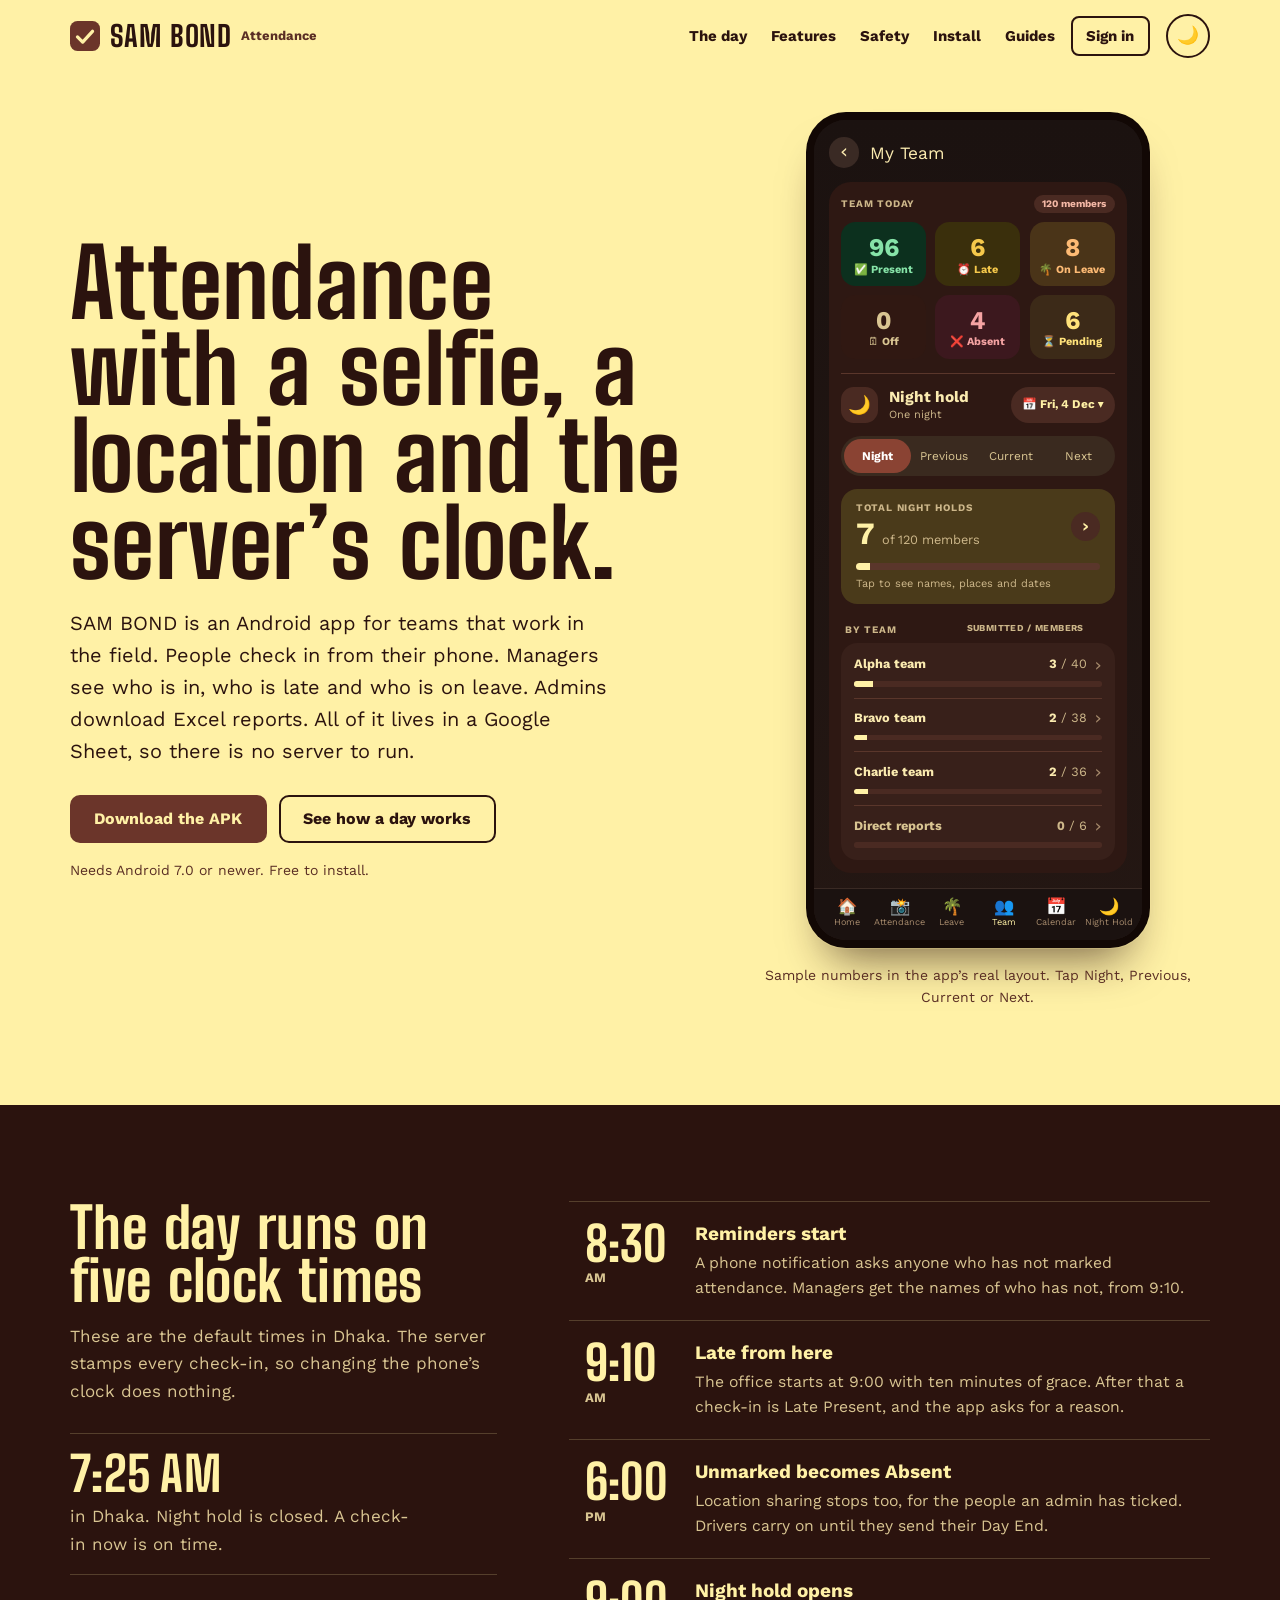
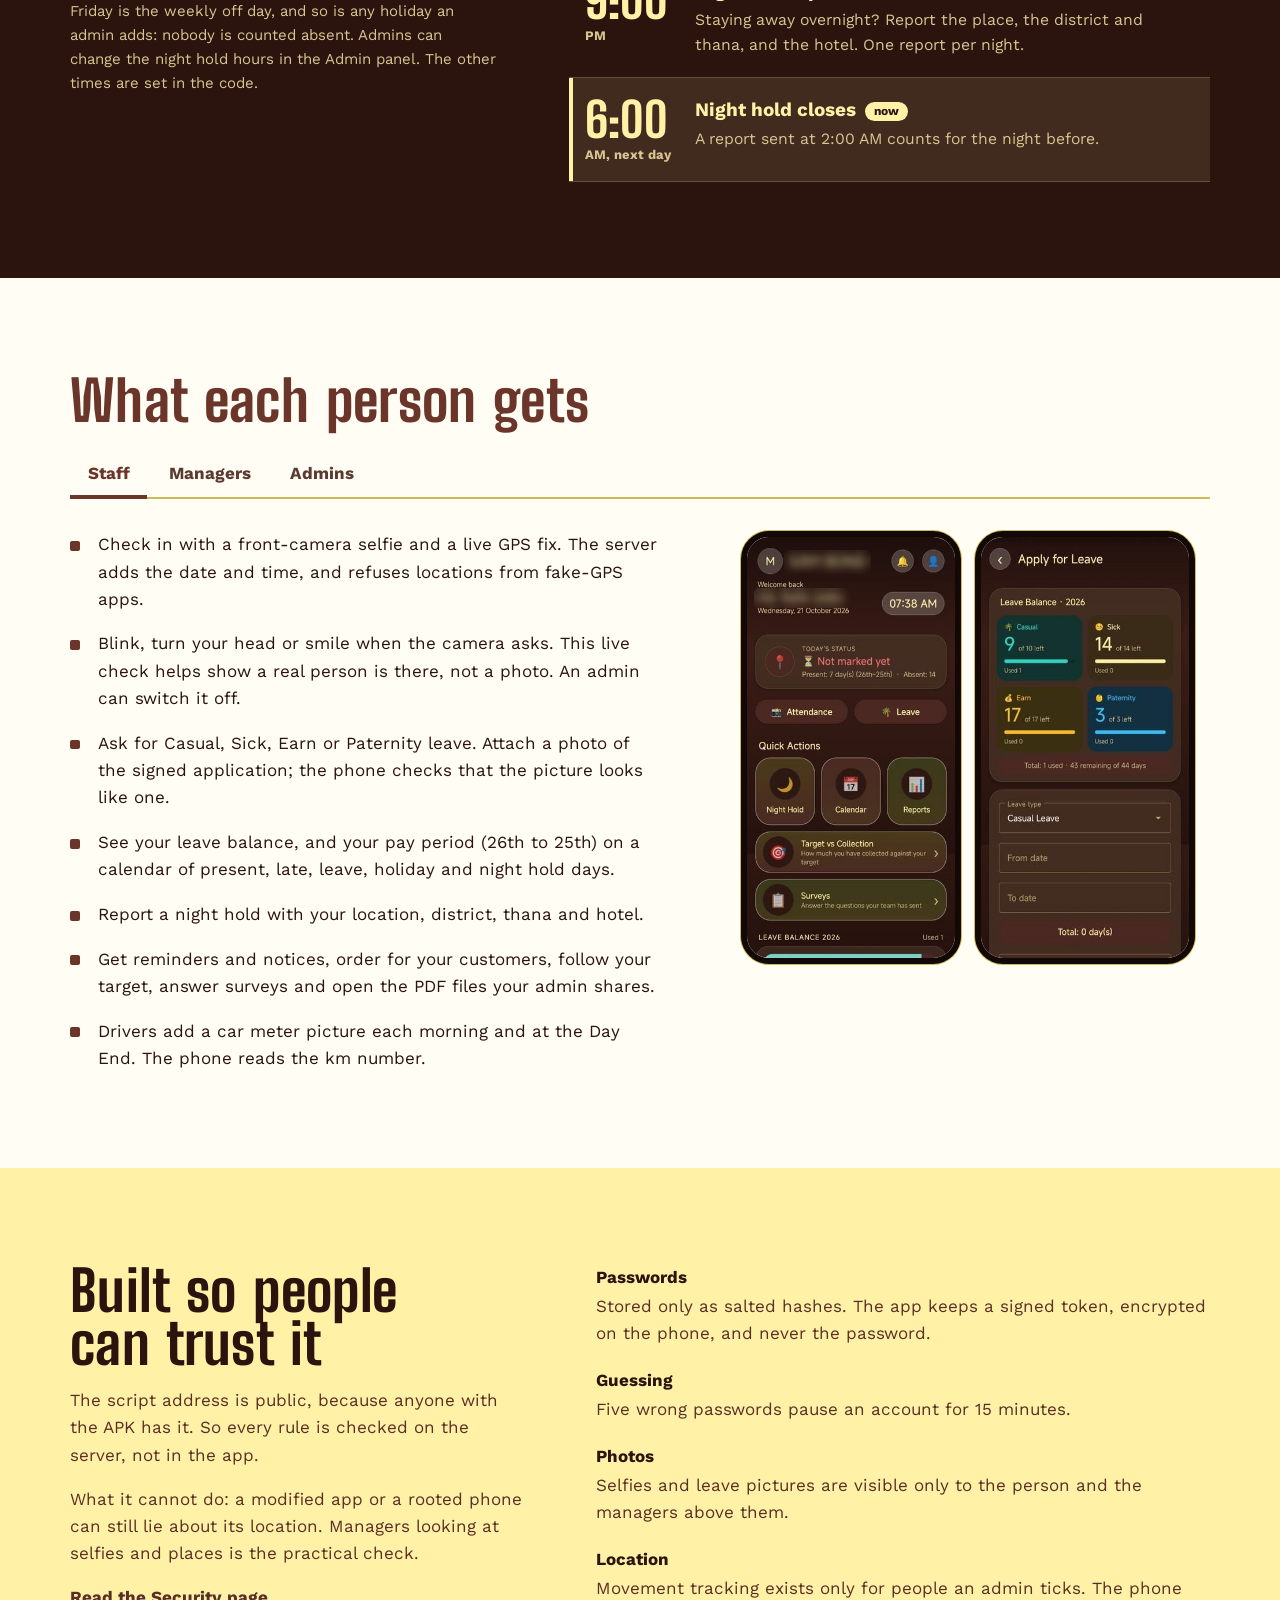
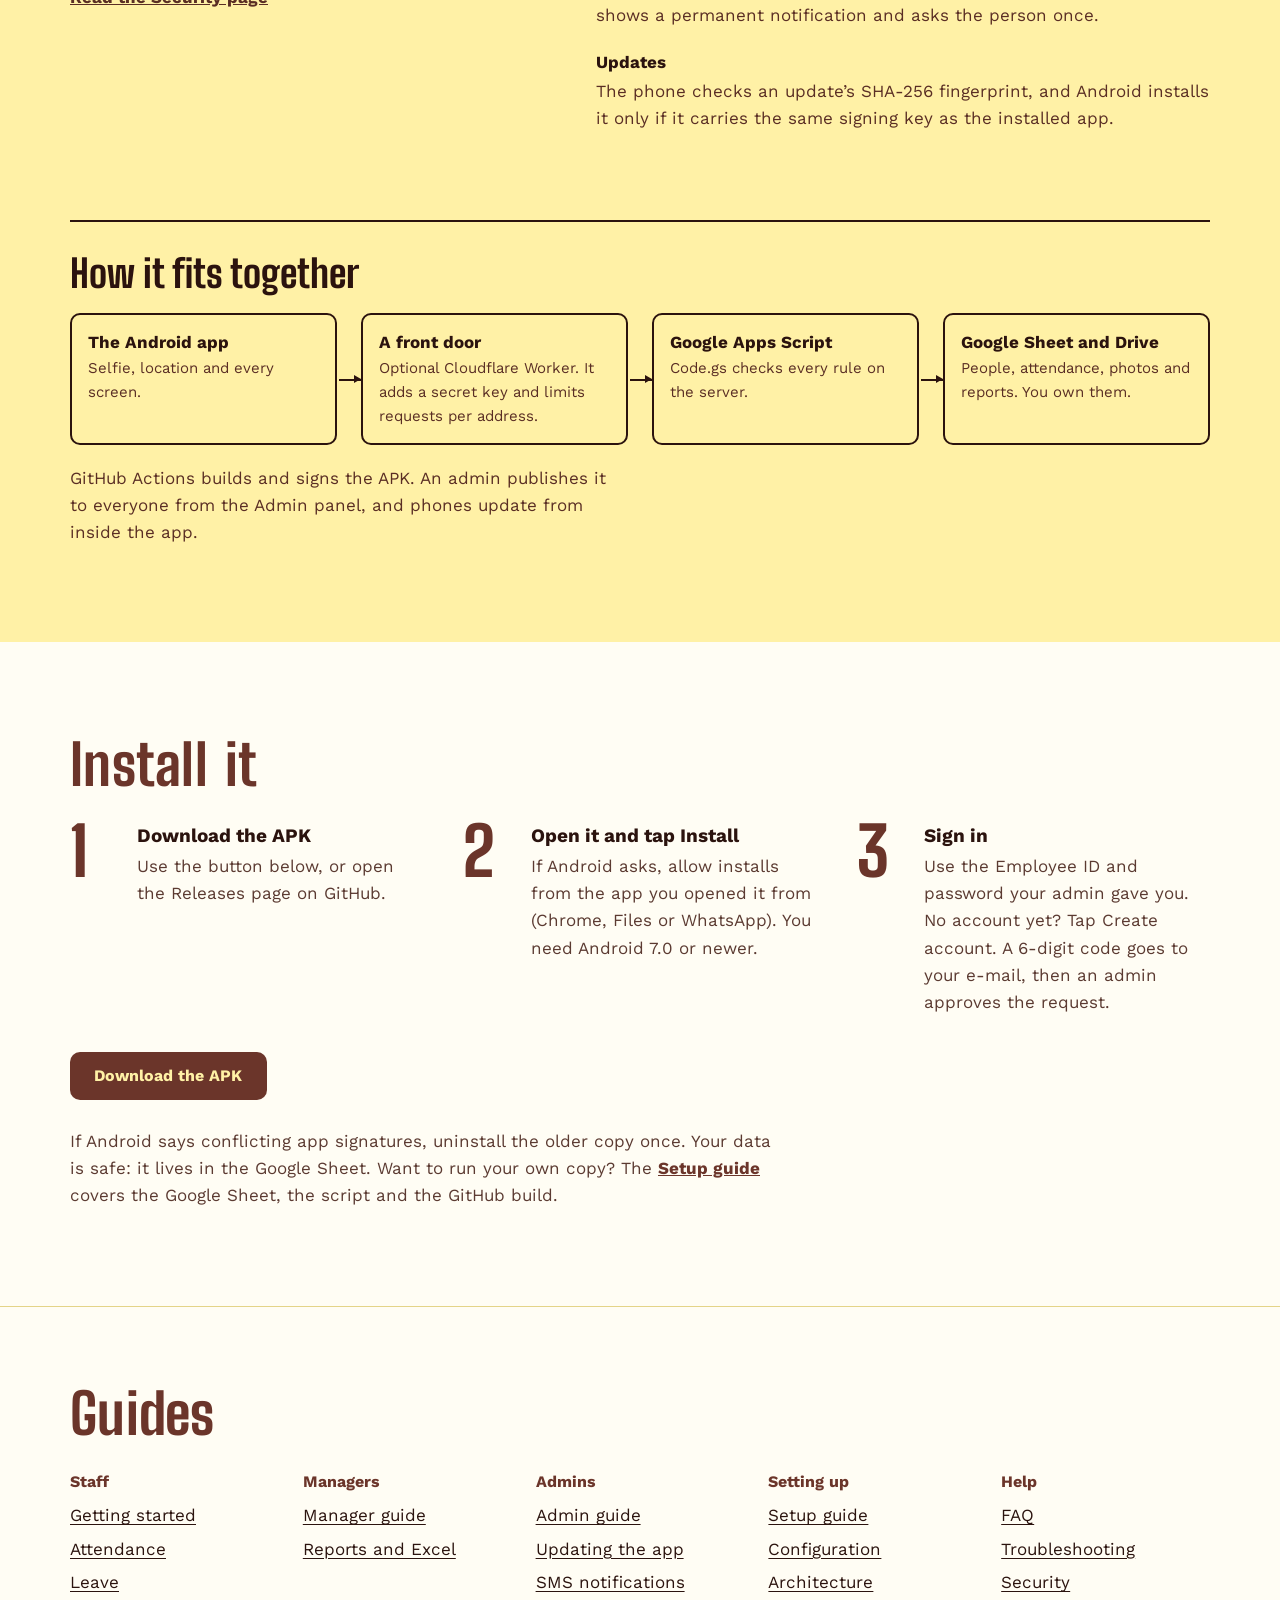
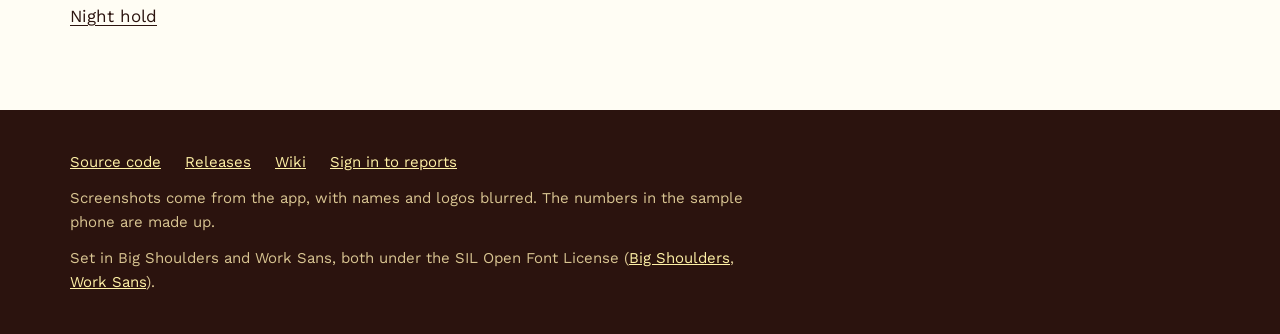
<file: docs/index.html>
<!doctype html>
<html lang="en">
<head>
<meta charset="utf-8">
<meta name="viewport" content="width=device-width, initial-scale=1">
<title>SAM BOND Attendance: an Android attendance app for field teams</title>
<meta name="description" content="SAM BOND is an Android attendance app for field teams. Check in with a selfie and live GPS, ask for leave, report night holds and download Excel reports. Everything lives in a Google Sheet.">
<meta name="color-scheme" content="light dark">
<meta name="theme-color" content="#FFF1A6" media="(prefers-color-scheme: light)">
<meta name="theme-color" content="#2B130E" media="(prefers-color-scheme: dark)">
<link rel="canonical" href="https://rafikuddin.github.io/attendance/">
<meta property="og:type" content="website">
<meta property="og:site_name" content="SAM BOND Attendance">
<meta property="og:title" content="SAM BOND Attendance">
<meta property="og:description" content="Check in with a selfie, a location and the server’s clock. Leave, night hold, team views and Excel reports, all on a Google Sheet.">
<meta property="og:url" content="https://rafikuddin.github.io/attendance/">
<meta property="og:image" content="https://rafikuddin.github.io/attendance/og.png">
<meta property="og:image:width" content="1200">
<meta property="og:image:height" content="630">
<meta name="twitter:card" content="summary_large_image">
<link rel="icon" href="data:image/svg+xml,%3Csvg xmlns='http://www.w3.org/2000/svg' viewBox='0 0 32 32'%3E%3Crect width='32' height='32' rx='8' fill='%236B352A'/%3E%3Cpath d='M8 17l5.5 5.5L24 11' fill='none' stroke='%23FFF1A6' stroke-width='3.5' stroke-linecap='round' stroke-linejoin='round'/%3E%3C/svg%3E">
<link rel="preload" href="fonts/BigShoulders-Bold.woff" as="font" type="font/woff" crossorigin>
<link rel="preload" href="fonts/WorkSans-Regular.woff" as="font" type="font/woff" crossorigin>
<script>
/* Apply a saved Light / Dark choice before the page paints. */
(function () {
  try {
    var t = localStorage.getItem('sb-theme');
    if (t === 'light' || t === 'dark') document.documentElement.setAttribute('data-theme', t);
  } catch (e) { /* storage can be blocked: the page then follows the phone's setting */ }
})();
</script>
<style>
@font-face{font-family:"Big Shoulders";src:url("fonts/BigShoulders-Bold.woff") format("woff");font-weight:700;font-style:normal;font-display:swap}
@font-face{font-family:"Work Sans";src:url("fonts/WorkSans-Regular.woff") format("woff");font-weight:400;font-style:normal;font-display:swap}
@font-face{font-family:"Work Sans";src:url("fonts/WorkSans-Bold.woff") format("woff");font-weight:700;font-style:normal;font-display:swap}

/* ---------- Tokens: the app's own colours. Light = butter day, Dark = clay night ---------- */
:root{
  --display:"Big Shoulders","Arial Narrow","Roboto Condensed",Impact,sans-serif;
  --text:"Work Sans",system-ui,-apple-system,"Segoe UI",Roboto,"Helvetica Neue",Arial,sans-serif;
  --paper:#FFFDF4; --ink:#2B130E; --soft:#5B3A31; --accent:#6B352A;
  --line:#E4D488; --line-strong:#CDB955;
  --ground:#FFF1A6; --ground-ink:#2B130E; --ground-soft:#5A2E24;
  --btn:#6B352A; --btn-ink:#FFF1A6; --focus:#6B352A;
  --board:#2B130E; --board-ink:#FFF1A6; --board-soft:#D9C592; --board-line:rgba(255,241,166,.2);
  --trust:#FFF1A6; --trust-ink:#2B130E; --trust-soft:#5A2E24;
  color-scheme:light;
}
:root[data-theme="dark"]{
  --paper:#1D0E0A; --ink:#F6E7AE; --soft:#CDB78A; --accent:#FFF1A6;
  --line:#4A2A22; --line-strong:#6A4034;
  --ground:#2B130E; --ground-ink:#FFF1A6; --ground-soft:#D9C592;
  --btn:#FFF1A6; --btn-ink:#2B130E; --focus:#FFF1A6;
  --board:#120805; --board-ink:#FFF1A6; --board-soft:#CDB78A; --board-line:rgba(255,241,166,.18);
  --trust:#3A1D16; --trust-ink:#FBEBB0; --trust-soft:#D9C592;
  color-scheme:dark;
}
@media (prefers-color-scheme: dark){
  :root:not([data-theme="light"]){
    --paper:#1D0E0A; --ink:#F6E7AE; --soft:#CDB78A; --accent:#FFF1A6;
    --line:#4A2A22; --line-strong:#6A4034;
    --ground:#2B130E; --ground-ink:#FFF1A6; --ground-soft:#D9C592;
    --btn:#FFF1A6; --btn-ink:#2B130E; --focus:#FFF1A6;
    --board:#120805; --board-ink:#FFF1A6; --board-soft:#CDB78A; --board-line:rgba(255,241,166,.18);
    --trust:#3A1D16; --trust-ink:#FBEBB0; --trust-soft:#D9C592;
    color-scheme:dark;
  }
}

/* ---------- Base ---------- */
*,*::before,*::after{box-sizing:border-box}
html{-webkit-text-size-adjust:100%;scroll-behavior:smooth;scroll-padding-top:1rem}
body{margin:0;background:var(--paper);color:var(--ink);font:400 1.0625rem/1.6 var(--text);font-synthesis:none;text-rendering:optimizeLegibility}
img{max-width:100%;height:auto}
a{color:inherit}
p{text-wrap:pretty}
h1,h2,h3{text-wrap:balance}
:focus-visible{outline:3px solid var(--focus);outline-offset:3px;border-radius:4px}
.skip{position:absolute;left:1rem;top:-5rem;z-index:20;background:var(--btn);color:var(--btn-ink);padding:.7rem 1rem;border-radius:8px;font-weight:700}
.skip:focus{top:1rem}
.wrap{width:100%;max-width:1180px;margin-inline:auto;padding-inline:1.25rem}
h2{margin:0 0 1rem;font:700 clamp(2.1rem,6.2vw,3.5rem)/.95 var(--display);letter-spacing:.005em;word-spacing:.08em}
.btn{display:inline-flex;align-items:center;justify-content:center;min-height:3rem;padding:.55rem 1.4rem;border:2px solid transparent;border-radius:10px;font:700 1rem/1.2 var(--text);text-decoration:none;cursor:pointer}
.btn--primary{background:var(--btn);color:var(--btn-ink)}
.btn--primary:hover{filter:brightness(1.12)}
.btn--ghost{border-color:currentColor;color:inherit;background:transparent}
.btn--ghost:hover{background:rgba(127,127,127,.16)}
.btn:active{transform:translateY(1px)}

/* ---------- Header ---------- */
.bar{background:var(--ground);color:var(--ground-ink)}
.bar .wrap{display:flex;align-items:center;gap:1rem;min-height:4.5rem}
.mark{display:flex;align-items:center;gap:.6rem;margin-right:auto;text-decoration:none;white-space:nowrap}
.mark svg{width:30px;height:30px;flex:none}
.mark b{font:700 1.8rem/1 var(--display);letter-spacing:.02em;word-spacing:.08em}
.mark span{font-size:.8125rem;font-weight:700;color:var(--ground-soft)}
@media (max-width:519px){.mark span{display:none}}
@media (max-width:379px){
  .bar .wrap{gap:.5rem;padding-inline:1rem}
  .mark{gap:.45rem}
  .mark svg{width:26px;height:26px}
  .mark b{font-size:1.55rem}
  .bar__go{padding:.45rem .7rem}
  .mode{width:40px;height:40px}
}
.nav{display:none;gap:1.5rem}
.nav a{font-size:.9375rem;font-weight:700;text-decoration:none}
.nav a:hover{text-decoration:underline;text-underline-offset:5px}
.bar__go{font-size:.9375rem;font-weight:700;padding:.5rem .95rem;border-radius:8px;background:var(--btn);color:var(--btn-ink);text-decoration:none}
.bar__in{font-size:.9375rem;font-weight:700;padding:.4rem .85rem;border:2px solid currentColor;border-radius:8px;color:inherit;text-decoration:none;white-space:nowrap}
.bar__in:hover{background:rgba(127,127,127,.16)}
@media (max-width:430px){.bar__go{display:none}}
.mode{display:grid;place-items:center;width:44px;height:44px;border:2px solid currentColor;border-radius:50%;background:transparent;color:inherit;font-size:1.1rem;line-height:1;cursor:pointer}
@media (min-width:760px){.nav{display:flex}.bar__go{display:none}}

/* ---------- Intro ---------- */
.intro{background:var(--ground);color:var(--ground-ink);padding-block:clamp(1.25rem,4vw,2.5rem) clamp(3.5rem,8vw,6rem)}
.intro .wrap{display:grid;gap:2.75rem}
@media (min-width:920px){.intro .wrap{grid-template-columns:minmax(0,1.15fr) minmax(0,.85fr);align-items:center;gap:3rem}}
h1{margin:0 0 1.25rem;font:700 clamp(2.9rem,10.6vw,5.9rem)/.92 var(--display);letter-spacing:.003em;word-spacing:.08em}
.lede{max-width:34rem;margin:0 0 1.75rem;font-size:clamp(1.0625rem,2.4vw,1.25rem)}
.actions{display:flex;flex-wrap:wrap;gap:.75rem}
.fine{max-width:34rem;margin:1rem 0 0;font-size:.875rem;color:var(--ground-soft)}

/* The sample phone: real layout, sample numbers */
.demo{margin:0}
.phone{--pw:320px;--sw:304px;--z:.8444;width:var(--pw);margin-inline:auto;padding:8px;border-radius:40px;background:#120805;box-shadow:0 0 0 1px rgba(255,241,166,.22),0 30px 46px -22px rgba(43,19,14,.65)}
@media (min-width:920px){.phone{--pw:344px;--sw:328px;--z:.9111}}
@media (max-width:359px){.phone{--pw:280px;--sw:264px;--z:.7333}}
.screen{width:var(--sw);overflow:hidden;border-radius:32px;background:#1b1210}
.demo figcaption{max-width:var(--pw);margin:1rem auto 0;font-size:.875rem;color:var(--ground-soft);text-align:center}
.app{width:360px;zoom:var(--z);padding:14px 16px 0;background:linear-gradient(#1b1210,#241713);color:#FBEBB0;font:400 14px/1.3 var(--text)}
@supports not (zoom:1){.app{transform:scale(var(--z));transform-origin:0 0}.screen{height:calc(var(--sw) * 2.05)}}
.a-bar{display:flex;align-items:center;gap:12px;height:44px;margin-bottom:10px}
.a-back{display:grid;place-items:center;width:34px;height:34px;border-radius:50%;background:#3A2A24;font-size:22px;line-height:1;padding-bottom:3px}
.a-title{font-size:19px}
.a-card{padding:14px;border-radius:24px;background:#2E1813}
.a-th{display:flex;align-items:center;justify-content:space-between;font-size:11px;font-weight:700;letter-spacing:.08em;color:#CDB78A}
.a-pill{padding:3px 9px;border-radius:12px;background:#4A2A22;color:#F4B8A6;font-size:11px;letter-spacing:0}
.a-trow{display:flex;gap:10px;margin-top:10px}
.a-tile{flex:1;min-width:0;padding:12px 4px 10px;border-radius:16px;text-align:center}
.a-tn{font-size:28px;font-weight:700;line-height:1.15;font-variant-numeric:tabular-nums}
.a-tl{font-size:12px;font-weight:700;white-space:nowrap}
.a-sec{margin-top:16px}
.a-div{height:1px;margin-bottom:14px;background:#5A362B}
.a-head{display:flex;align-items:center}
.a-ic{display:grid;place-items:center;flex:none;width:40px;height:40px;margin-right:12px;border-radius:14px;background:#4A2A22;font-size:20px}
.a-ti{flex:1;min-width:0}
.a-t{font-size:17px;font-weight:700;line-height:1.2;color:#FBEBB0}
.a-s{margin-top:1px;overflow:hidden;font-size:12px;color:#CDB78A;white-space:nowrap;text-overflow:ellipsis}
.a-chip{display:flex;align-items:center;height:40px;margin-left:8px;padding:0 12px;border-radius:20px;background:#4A2A22;color:#FFF1A6;font-size:13px;font-weight:700;white-space:nowrap}
.a-chip[hidden]{display:none}
.a-seg{display:flex;margin-top:14px;padding:3px;border-radius:22px;background:#3A2A1F}
.a-seg button{flex:1;height:38px;min-width:0;border:0;border-radius:19px;background:transparent;color:#D9C592;font:400 13px var(--text);cursor:pointer}
.a-seg button[aria-pressed="true"]{background:#8A4333;color:#fff;font-weight:700}
.a-seg button:focus-visible{outline:2px solid #FFF1A6;outline-offset:1px}
.a-hero{margin-top:14px;padding:14px 16px;border-radius:18px;background:#4A3A1A}
.a-htop{display:flex;align-items:center}
.a-hl{flex:1;min-width:0}
.a-ov{font-size:11px;font-weight:700;letter-spacing:.08em;color:#CDB78A}
.a-nr{display:flex;align-items:baseline;margin-top:2px}
.a-big{font-size:34px;font-weight:700;line-height:1.15;color:#FFF1A6;font-variant-numeric:tabular-nums}
.a-sfx{margin-left:8px;font-size:14px;color:#CDB78A}
.a-cc{display:grid;place-items:center;width:32px;height:32px;border-radius:50%;background:#4A2A22;color:#FFF1A6;font-size:20px;font-weight:700;padding-bottom:2px}
.a-track{display:flex;width:100%;overflow:hidden;background:#5A362B}
.a-track i{display:block;height:100%;background:#FFF1A6;animation:grow .7s ease-out both}
.a-hero .a-track{height:8px;margin-top:12px;border-radius:4px}
.a-hint{margin-top:8px;font-size:12px;color:#CDB78A}
.a-cap{display:flex;justify-content:space-between;margin-top:20px;padding:0 34px 8px 4px;font-size:11px;font-weight:700;letter-spacing:.08em;color:#CDB78A}
.a-cap span:last-child{font-size:10px;letter-spacing:.04em}
.a-grp{padding:2px 0;border-radius:18px;background:#38201A}
.a-row{padding:12px 14px}
.a-rl{display:flex;align-items:center;margin-bottom:8px}
.a-rn{flex:1;min-width:0;overflow:hidden;font-size:14px;font-weight:700;color:#FBEBB0;white-space:nowrap;text-overflow:ellipsis}
.a-rn.is0{color:#D9C592}
.a-rr{margin-left:8px;font-size:14px;color:#CDB78A;font-variant-numeric:tabular-nums}
.a-rr b{color:#FBEBB0}
.a-rr b.is0{color:#CDB78A}
.a-ch{margin-left:8px;font-size:20px;line-height:1;color:#A68A6C}
.a-row .a-track{height:6px;border-radius:3px;background:#4A2A22}
.a-rc{margin-top:6px;font-size:12px;color:#CDB78A}
.a-hr{height:1px;margin:0 14px;background:#5A362B}
.a-nav{display:flex;margin:16px -16px 0;padding:8px 8px 12px;background:#1b1210;border-top:1px solid #3A2A24}
.a-nav span{flex:1;font-size:10px;text-align:center;color:#A68A6C}
.a-nav b{display:block;font-size:18px;font-weight:400;line-height:1.3}
.a-nav .on{color:#FFF1A6}
@keyframes grow{from{width:0}}

/* ---------- The board ---------- */
.board{--focus:var(--board-ink);padding-block:clamp(3.5rem,8vw,6rem);background:var(--board);color:var(--board-ink)}
.board .wrap{display:grid;gap:2.5rem}
@media (min-width:920px){.board .wrap{grid-template-columns:minmax(0,.8fr) minmax(0,1.2fr);gap:4.5rem}}
.board p{margin:0 0 .75rem;color:var(--board-soft)}
.now{display:flex;flex-wrap:wrap;align-items:baseline;gap:.35rem .8rem;margin-top:1.75rem;padding:1rem 0;border-block:1px solid var(--board-line);color:var(--board-ink)}
.now b{font:700 3rem/1 var(--display);letter-spacing:.01em;font-variant-numeric:tabular-nums}
.now span{color:var(--board-soft);max-width:22rem}
.rules{margin:0;padding:0;list-style:none}
.rule{display:grid;grid-template-columns:5.6rem minmax(0,1fr);gap:0 1.25rem;padding:1.25rem 1rem;border-top:1px solid var(--board-line)}
.rule:last-child{border-bottom:1px solid var(--board-line)}
.rule__time{font:700 3rem/.9 var(--display);font-variant-numeric:tabular-nums;color:var(--board-ink)}
.rule__time small{display:block;margin-top:.4rem;font:700 .8125rem/1 var(--text);color:var(--board-soft)}
.rule h3{margin:0 0 .25rem;font:700 1.1875rem/1.25 var(--text);color:var(--board-ink)}
.rule p{margin:0;font-size:.9844rem}
.rule .tag{display:none;margin-left:.6rem;padding:.12rem .55rem;border-radius:999px;background:var(--board-ink);color:var(--board);font-size:.75rem;vertical-align:.12em}
.rule.is-now{background:rgba(255,241,166,.1);box-shadow:inset 4px 0 0 var(--board-ink)}
.rule.is-now .tag{display:inline-block}
.board .board__note{margin-top:1.5rem;font-size:.9375rem}

/* ---------- Features ---------- */
.feat{padding-block:clamp(3.5rem,8vw,6rem)}
.feat h2{color:var(--accent)}
.tabs{display:flex;flex-wrap:wrap;gap:.25rem;margin:1.5rem 0 2rem;border-bottom:2px solid var(--line-strong)}
.tabs button{margin-bottom:-2px;padding:.85rem 1.1rem;border:0;border-bottom:4px solid transparent;background:none;color:var(--soft);font:700 1.0625rem/1 var(--text);cursor:pointer}
.tabs button[aria-selected="true"]{color:var(--accent);border-bottom-color:var(--accent)}
.panel{display:grid;gap:2.25rem}
.panel[hidden]{display:none}
@media (min-width:920px){.panel{grid-template-columns:minmax(0,1.1fr) minmax(0,.9fr);gap:4rem;align-items:start}}
.ticks{display:grid;gap:1.1rem;max-width:40rem;margin:0;padding:0;list-style:none}
.ticks li{position:relative;padding-left:1.75rem}
.ticks li::before{content:"";position:absolute;left:0;top:.58em;width:.62rem;height:.62rem;border-radius:2px;background:var(--accent)}
.shots{display:flex;justify-content:center;gap:.9rem;margin:0}
.shots img{width:min(46%,220px);aspect-ratio:360/708;border:6px solid #120805;border-radius:28px;background:#120805;box-shadow:0 0 0 1px var(--line-strong)}

/* ---------- Safety and how it fits ---------- */
.trust{--focus:var(--trust-ink);padding-block:clamp(3.5rem,8vw,6rem);background:var(--trust);color:var(--trust-ink)}
.trust .wrap{display:grid;gap:2.5rem}
@media (min-width:920px){.trust .wrap{grid-template-columns:minmax(0,.85fr) minmax(0,1.15fr);gap:4.5rem}}
.trust p{max-width:34rem;color:var(--trust-soft)}
.trust a{font-weight:700}
.facts{display:grid;gap:1.25rem;margin:0}
.facts div{display:grid;gap:.1rem}
.facts dt{font-weight:700}
.facts dd{margin:0;color:var(--trust-soft)}
.fit{grid-column:1/-1;margin-top:1rem;padding-top:2rem;border-top:2px solid currentColor}
.fit h3{margin:0 0 1.25rem;font:700 clamp(1.7rem,4.4vw,2.4rem)/1 var(--display)}
.flow{display:grid;gap:.75rem;margin:0;padding:0;list-style:none}
.flow li{position:relative;padding:.9rem 1rem;border:2px solid currentColor;border-radius:10px}
.flow li + li::before{content:"";position:absolute;left:1.5rem;top:calc(-.75rem - 2px);height:.75rem;border-left:2px solid currentColor}
.flow li + li::after{content:"";position:absolute;left:calc(1.5rem - .3rem + 1px);top:calc(-.3rem - 2px);border:.3rem solid transparent;border-top:.45rem solid currentColor;border-bottom:0}
.flow b{display:block}
.flow span{display:block;font-size:.9375rem;color:var(--trust-soft)}
.fit__note{margin:1.25rem 0 0;max-width:46rem}
@media (min-width:920px){
  .flow{grid-template-columns:repeat(4,minmax(0,1fr));gap:1.5rem}
  .flow li + li::before{left:-1.5rem;top:50%;width:1.5rem;height:0;border-left:0;border-top:2px solid currentColor}
  .flow li + li::after{left:calc(-.45rem - 2px);top:calc(50% - .3rem + 1px);border:.3rem solid transparent;border-left:.45rem solid currentColor;border-right:0}
}

/* ---------- Install ---------- */
.install{padding-block:clamp(3.5rem,8vw,6rem)}
.install h2{color:var(--accent)}
.steps{display:grid;gap:2rem;margin:2rem 0 0;padding:0;list-style:none;counter-reset:s}
@media (min-width:920px){.steps{grid-template-columns:repeat(3,minmax(0,1fr));gap:2.5rem}}
.steps li{display:grid;grid-template-columns:3.2rem minmax(0,1fr);gap:0 1rem;counter-increment:s}
.steps li::before{content:counter(s);font:700 4.2rem/.82 var(--display);color:var(--accent)}
.steps h3{margin:0 0 .35rem;font:700 1.1875rem/1.25 var(--text)}
.steps p{margin:0;color:var(--soft)}
.install__go{margin-top:2.25rem}
.install__notes{max-width:44rem;margin:1.75rem 0 0;color:var(--soft)}
.install__notes a{color:var(--accent);font-weight:700}

/* ---------- Guides ---------- */
.guides{padding-block:clamp(3rem,7vw,5rem);border-top:1px solid var(--line)}
.guides h2{color:var(--accent)}
.glist{display:grid;grid-template-columns:repeat(2,minmax(0,1fr));gap:2rem 1.5rem;margin-top:2rem}
@media (min-width:920px){.glist{grid-template-columns:repeat(5,minmax(0,1fr))}}
.glist h3{margin:0 0 .6rem;font:700 1rem/1.3 var(--text);color:var(--accent)}
.glist ul{display:grid;gap:.4rem;margin:0;padding:0;list-style:none}
.glist a{text-underline-offset:3px}

/* ---------- Footer ---------- */
.foot{--focus:var(--board-ink);padding-block:2.5rem;background:var(--board);color:var(--board-soft);font-size:.9375rem}
.foot .wrap{display:grid;gap:.75rem}
.foot p{margin:0;max-width:44rem}
.foot a{color:var(--board-ink)}
.foot__links{display:flex;flex-wrap:wrap;gap:.5rem 1.5rem}

@media (prefers-reduced-motion:reduce){
  html{scroll-behavior:auto}
  *,*::before,*::after{animation:none!important;transition:none!important}
}
</style>
</head>
<body>
<a class="skip" href="#main">Skip to content</a>

<header class="bar">
  <div class="wrap">
    <a class="mark" href="#top" aria-label="SAM BOND Attendance, top of the page">
      <svg viewBox="0 0 32 32" aria-hidden="true"><rect width="32" height="32" rx="8" fill="#6B352A"/><path d="M8 17l5.5 5.5L24 11" fill="none" stroke="#FFF1A6" stroke-width="3.5" stroke-linecap="round" stroke-linejoin="round"/></svg>
      <b>SAM BOND</b><span>Attendance</span>
    </a>
    <nav class="nav" aria-label="Sections">
      <a href="#day">The day</a>
      <a href="#features">Features</a>
      <a href="#trust">Safety</a>
      <a href="#install">Install</a>
      <a href="#guides">Guides</a>
    </nav>
    <a class="bar__in" href="dashboard/">Sign in</a>
    <a class="bar__go" href="#install">Install</a>
    <button class="mode" id="mode" type="button" aria-label="Switch to the dark theme">🌙</button>
  </div>
</header>

<main id="main">

<section class="intro" id="top">
  <div class="wrap">
    <div>
      <h1>Attendance with a selfie, a location and the server’s clock.</h1>
      <p class="lede">SAM BOND is an Android app for teams that work in the field. People check in from their phone. Managers see who is in, who is late and who is on leave. Admins download Excel reports. All of it lives in a Google Sheet, so there is no server to run.</p>
      <div class="actions">
        <a class="btn btn--primary" id="dl" href="https://github.com/rafikuddin/attendance/releases/latest">Download the APK</a>
        <a class="btn btn--ghost" href="#day">See how a day works</a>
      </div>
      <p class="fine" id="rel">Needs Android 7.0 or newer. Free to install.</p>
    </div>

    <figure class="demo">
      <div class="phone">
        <div class="screen">
          <div class="app" id="app">
            <div class="a-bar" aria-hidden="true"><span class="a-back">‹</span><span class="a-title">My Team</span></div>
            <div class="a-card">
              <div class="a-th" aria-hidden="true"><span>TEAM TODAY</span><span class="a-pill">120 members</span></div>
              <div class="a-trow" aria-hidden="true">
                <div class="a-tile" style="background:#0C301E;color:#86E3A8"><div class="a-tn" data-to="96">96</div><div class="a-tl">✅ Present</div></div>
                <div class="a-tile" style="background:#3A2F0C;color:#F5C84B"><div class="a-tn" data-to="6">6</div><div class="a-tl">⏰ Late</div></div>
                <div class="a-tile" style="background:#4A3418;color:#FDBA74"><div class="a-tn" data-to="8">8</div><div class="a-tl">🌴 On Leave</div></div>
              </div>
              <div class="a-trow" aria-hidden="true">
                <div class="a-tile" style="background:#301812;color:#D9C592"><div class="a-tn" data-to="0">0</div><div class="a-tl">🗓 Off</div></div>
                <div class="a-tile" style="background:#3C181E;color:#F5A3A3"><div class="a-tn" data-to="4">4</div><div class="a-tl">❌ Absent</div></div>
                <div class="a-tile" style="background:#3C2A18;color:#FFE27A"><div class="a-tn" data-to="6">6</div><div class="a-tl">⏳ Pending</div></div>
              </div>

              <div class="a-sec">
                <div class="a-div"></div>
                <div class="a-head">
                  <div class="a-ic" aria-hidden="true">🌙</div>
                  <div class="a-ti"><div class="a-t">Night hold</div><div class="a-s" id="nhSub">One night</div></div>
                  <div class="a-chip" id="nhChip" aria-hidden="true">📅 Last night ▾</div>
                </div>
                <div class="a-seg" id="nhSeg" role="group" aria-label="Night hold period">
                  <button type="button" data-mode="night" aria-pressed="true">Night</button>
                  <button type="button" data-mode="prev" aria-pressed="false">Previous</button>
                  <button type="button" data-mode="current" aria-pressed="false">Current</button>
                  <button type="button" data-mode="next" aria-pressed="false">Next</button>
                </div>
                <div class="a-hero">
                  <div class="a-htop">
                    <div class="a-hl">
                      <div class="a-ov">TOTAL NIGHT HOLDS</div>
                      <div class="a-nr"><span class="a-big" id="nhBig">7</span><span class="a-sfx" id="nhSfx">of 120 members</span></div>
                    </div>
                    <div class="a-cc" aria-hidden="true">›</div>
                  </div>
                  <div class="a-track" id="nhBar"><i style="width:5.8%"></i></div>
                  <div class="a-hint">Tap to see names, places and dates</div>
                </div>
                <div class="a-cap"><span>BY TEAM</span><span id="nhCol">SUBMITTED / MEMBERS</span></div>
                <div class="a-grp" id="nhRows"></div>
              </div>
            </div>
            <div class="a-nav" aria-hidden="true">
              <span><b>🏠</b>Home</span><span><b>📸</b>Attendance</span><span><b>🌴</b>Leave</span><span class="on"><b>👥</b>Team</span><span><b>📅</b>Calendar</span><span><b>🌙</b>Night Hold</span>
            </div>
          </div>
        </div>
      </div>
      <figcaption>Sample numbers in the app’s real layout. Tap Night, Previous, Current or Next.</figcaption>
    </figure>
  </div>
</section>

<section class="board" id="day" aria-labelledby="day-h">
  <div class="wrap">
    <div>
      <h2 id="day-h">The day runs on five clock times</h2>
      <p>These are the default times in Dhaka. The server stamps every check-in, so changing the phone’s clock does nothing.</p>
      <div class="now"><b id="nowT">9:10 AM</b><span id="nowMsg">in Dhaka.</span></div>
      <p class="board__note">Friday is the weekly off day, and so is any holiday an admin adds: nobody is counted absent. Admins can change the night hold hours in the Admin panel. The other times are set in the code.</p>
    </div>
    <ol class="rules" id="rules">
      <li class="rule" data-id="r1">
        <div class="rule__time">8:30<small>AM</small></div>
        <div><h3>Reminders start<span class="tag">now</span></h3><p>A phone notification asks anyone who has not marked attendance. Managers get the names of who has not, from 9:10.</p></div>
      </li>
      <li class="rule" data-id="r2">
        <div class="rule__time">9:10<small>AM</small></div>
        <div><h3>Late from here<span class="tag">now</span></h3><p>The office starts at 9:00 with ten minutes of grace. After that a check-in is Late Present, and the app asks for a reason.</p></div>
      </li>
      <li class="rule" data-id="r3">
        <div class="rule__time">6:00<small>PM</small></div>
        <div><h3>Unmarked becomes Absent<span class="tag">now</span></h3><p>Location sharing stops too, for the people an admin has ticked. Drivers carry on until they send their Day End.</p></div>
      </li>
      <li class="rule" data-id="r4">
        <div class="rule__time">9:00<small>PM</small></div>
        <div><h3>Night hold opens<span class="tag">now</span></h3><p>Staying away overnight? Report the place, the district and thana, and the hotel. One report per night.</p></div>
      </li>
      <li class="rule" data-id="r5">
        <div class="rule__time">6:00<small>AM, next day</small></div>
        <div><h3>Night hold closes<span class="tag">now</span></h3><p>A report sent at 2:00 AM counts for the night before.</p></div>
      </li>
    </ol>
  </div>
</section>

<section class="feat" id="features" aria-labelledby="feat-h">
  <div class="wrap">
    <h2 id="feat-h">What each person gets</h2>
    <div class="tabs" role="tablist" aria-label="Choose a role">
      <button type="button" role="tab" id="tab-staff" aria-controls="panel-staff" aria-selected="true">Staff</button>
      <button type="button" role="tab" id="tab-mgr" aria-controls="panel-mgr" aria-selected="false" tabindex="-1">Managers</button>
      <button type="button" role="tab" id="tab-admin" aria-controls="panel-admin" aria-selected="false" tabindex="-1">Admins</button>
    </div>

    <div class="panel" role="tabpanel" id="panel-staff" aria-labelledby="tab-staff">
      <ul class="ticks">
        <li>Check in with a front-camera selfie and a live GPS fix. The server adds the date and time, and refuses locations from fake-GPS apps.</li>
        <li>Blink, turn your head or smile when the camera asks. This live check helps show a real person is there, not a photo. An admin can switch it off.</li>
        <li>Ask for Casual, Sick, Earn or Paternity leave. Attach a photo of the signed application; the phone checks that the picture looks like one.</li>
        <li>See your leave balance, and your pay period (26th to 25th) on a calendar of present, late, leave, holiday and night hold days.</li>
        <li>Report a night hold with your location, district, thana and hotel.</li>
        <li>Get reminders and notices, order for your customers, follow your target, answer surveys and open the PDF files your admin shares.</li>
        <li>Drivers add a car meter picture each morning and at the Day End. The phone reads the km number.</li>
      </ul>
      <div class="shots">
        <img src="screenshots/home.jpg" width="360" height="708" loading="lazy" decoding="async" alt="Home screen with today’s status, quick actions and leave balance">
        <img src="screenshots/leave.jpg" width="360" height="708" loading="lazy" decoding="async" alt="Leave screen with balances for Casual, Sick, Earn and Paternity leave">
      </div>
    </div>

    <div class="panel" role="tabpanel" id="panel-mgr" aria-labelledby="tab-mgr" hidden>
      <ul class="ticks">
        <li>See today’s team at a glance: present, late, on leave, off, absent and pending.</li>
        <li>Open a person’s selfie, and the place it was taken on the map.</li>
        <li>Approve or reject leave for the people below you. Nobody can decide their own.</li>
        <li>Read the night hold summary by team, for one night or a whole pay cycle.</li>
        <li>Post a notice to your team, and download their attendance and night hold reports as Excel.</li>
        <li>Follow a tracked person’s route on the map, when an admin has switched tracking on for them.</li>
      </ul>
      <div class="shots">
        <img src="screenshots/team.jpg" width="360" height="708" loading="lazy" decoding="async" alt="My Team screen with today’s counts and each person’s status">
        <img src="screenshots/notices.jpg" width="360" height="708" loading="lazy" decoding="async" alt="Notices screen with a button to post a notice to your team">
      </div>
    </div>

    <div class="panel" role="tabpanel" id="panel-admin" aria-labelledby="tab-admin" hidden>
      <ul class="ticks">
        <li>Add people, approve new account requests, set roles, choose who may use which menu, and switch people active or inactive.</li>
        <li>Add holidays, post notices to everyone (with an optional SMS) and set the night hold hours.</li>
        <li>Upload the target and collection Excel files. Everyone sees their own numbers; managers see their team.</li>
        <li>Download Attendance and Night hold reports as Excel, or e-mail them to staff.</li>
        <li>Build surveys with nine kinds of question, including picture attachments.</li>
        <li>Publish a new version of the app from your phone, and make it compulsory.</li>
        <li>Risky actions ask for your own password again.</li>
      </ul>
      <div class="shots">
        <img src="screenshots/admin-report.jpg" width="360" height="708" loading="lazy" decoding="async" alt="Admin report screen: download attendance or night hold as Excel">
        <img src="screenshots/admin-app.jpg" width="360" height="708" loading="lazy" decoding="async" alt="Admin app screen: publish a new version to everyone">
      </div>
    </div>
    <noscript><style>.panel[hidden]{display:grid}</style></noscript>
  </div>
</section>

<section class="trust" id="trust" aria-labelledby="trust-h">
  <div class="wrap">
    <div>
      <h2 id="trust-h">Built so people can trust it</h2>
      <p>The script address is public, because anyone with the APK has it. So every rule is checked on the server, not in the app.</p>
      <p>What it cannot do: a modified app or a rooted phone can still lie about its location. Managers looking at selfies and places is the practical check.</p>
      <p><a href="https://github.com/rafikuddin/attendance/wiki/Security">Read the Security page</a></p>
    </div>
    <dl class="facts">
      <div><dt>Passwords</dt><dd>Stored only as salted hashes. The app keeps a signed token, encrypted on the phone, and never the password.</dd></div>
      <div><dt>Guessing</dt><dd>Five wrong passwords pause an account for 15 minutes.</dd></div>
      <div><dt>Photos</dt><dd>Selfies and leave pictures are visible only to the person and the managers above them.</dd></div>
      <div><dt>Location</dt><dd>Movement tracking exists only for people an admin ticks. The phone shows a permanent notification and asks the person once.</dd></div>
      <div><dt>Updates</dt><dd>The phone checks an update’s SHA-256 fingerprint, and Android installs it only if it carries the same signing key as the installed app.</dd></div>
    </dl>
    <div class="fit">
      <h3>How it fits together</h3>
      <ol class="flow">
        <li><b>The Android app</b><span>Selfie, location and every screen.</span></li>
        <li><b>A front door</b><span>Optional Cloudflare Worker. It adds a secret key and limits requests per address.</span></li>
        <li><b>Google Apps Script</b><span>Code.gs checks every rule on the server.</span></li>
        <li><b>Google Sheet and Drive</b><span>People, attendance, photos and reports. You own them.</span></li>
      </ol>
      <p class="fit__note">GitHub Actions builds and signs the APK. An admin publishes it to everyone from the Admin panel, and phones update from inside the app.</p>
    </div>
  </div>
</section>

<section class="install" id="install" aria-labelledby="install-h">
  <div class="wrap">
    <h2 id="install-h">Install it</h2>
    <ol class="steps">
      <li><div><h3>Download the APK</h3><p>Use the button below, or open the Releases page on GitHub.</p></div></li>
      <li><div><h3>Open it and tap Install</h3><p>If Android asks, allow installs from the app you opened it from (Chrome, Files or WhatsApp). You need Android 7.0 or newer.</p></div></li>
      <li><div><h3>Sign in</h3><p>Use the Employee ID and password your admin gave you. No account yet? Tap Create account. A 6-digit code goes to your e-mail, then an admin approves the request.</p></div></li>
    </ol>
    <p class="install__go"><a class="btn btn--primary" id="dl2" href="https://github.com/rafikuddin/attendance/releases/latest">Download the APK</a></p>
    <p class="install__notes">If Android says conflicting app signatures, uninstall the older copy once. Your data is safe: it lives in the Google Sheet. Want to run your own copy? The <a href="https://github.com/rafikuddin/attendance/wiki/Setup-Guide">Setup guide</a> covers the Google Sheet, the script and the GitHub build.</p>
  </div>
</section>

<section class="guides" id="guides" aria-labelledby="guides-h">
  <div class="wrap">
    <h2 id="guides-h">Guides</h2>
    <div class="glist">
      <div><h3>Staff</h3><ul>
        <li><a href="https://github.com/rafikuddin/attendance/wiki/Getting-Started">Getting started</a></li>
        <li><a href="https://github.com/rafikuddin/attendance/wiki/Attendance">Attendance</a></li>
        <li><a href="https://github.com/rafikuddin/attendance/wiki/Leave">Leave</a></li>
        <li><a href="https://github.com/rafikuddin/attendance/wiki/Night-Hold">Night hold</a></li>
      </ul></div>
      <div><h3>Managers</h3><ul>
        <li><a href="https://github.com/rafikuddin/attendance/wiki/Manager-Guide">Manager guide</a></li>
        <li><a href="https://github.com/rafikuddin/attendance/wiki/Reports-and-Excel">Reports and Excel</a></li>
      </ul></div>
      <div><h3>Admins</h3><ul>
        <li><a href="https://github.com/rafikuddin/attendance/wiki/Admin-Guide">Admin guide</a></li>
        <li><a href="https://github.com/rafikuddin/attendance/wiki/Updating-the-App">Updating the app</a></li>
        <li><a href="https://github.com/rafikuddin/attendance/wiki/SMS-Notifications">SMS notifications</a></li>
      </ul></div>
      <div><h3>Setting up</h3><ul>
        <li><a href="https://github.com/rafikuddin/attendance/wiki/Setup-Guide">Setup guide</a></li>
        <li><a href="https://github.com/rafikuddin/attendance/wiki/Configuration">Configuration</a></li>
        <li><a href="https://github.com/rafikuddin/attendance/wiki/Architecture">Architecture</a></li>
      </ul></div>
      <div><h3>Help</h3><ul>
        <li><a href="https://github.com/rafikuddin/attendance/wiki/FAQ">FAQ</a></li>
        <li><a href="https://github.com/rafikuddin/attendance/wiki/Troubleshooting">Troubleshooting</a></li>
        <li><a href="https://github.com/rafikuddin/attendance/wiki/Security">Security</a></li>
      </ul></div>
    </div>
  </div>
</section>

</main>

<footer class="foot">
  <div class="wrap">
    <div class="foot__links">
      <a href="https://github.com/rafikuddin/attendance">Source code</a>
      <a href="https://github.com/rafikuddin/attendance/releases">Releases</a>
      <a href="https://github.com/rafikuddin/attendance/wiki">Wiki</a>
      <a href="dashboard/">Sign in to reports</a>
    </div>
    <p>Screenshots come from the app, with names and logos blurred. The numbers in the sample phone are made up.</p>
    <p>Set in Big Shoulders and Work Sans, both under the SIL Open Font License (<a href="fonts/BigShoulders-OFL.txt">Big Shoulders</a>, <a href="fonts/WorkSans-OFL.txt">Work Sans</a>).</p>
  </div>
</footer>

<script>
(function () {
  'use strict';
  var $ = function (s, r) { return (r || document).querySelector(s); };
  var $$ = function (s, r) { return Array.prototype.slice.call((r || document).querySelectorAll(s)); };
  var reduce = !!(window.matchMedia && window.matchMedia('(prefers-reduced-motion: reduce)').matches);

  /* ---------- Light / Dark ---------- */
  var root = document.documentElement, modeBtn = $('#mode');
  function isDark() {
    var t = root.getAttribute('data-theme');
    if (t) return t === 'dark';
    return !!(window.matchMedia && window.matchMedia('(prefers-color-scheme: dark)').matches);
  }
  function paintMode() {
    var d = isDark();
    modeBtn.textContent = d ? '☀️' : '🌙';
    modeBtn.setAttribute('aria-label', d ? 'Switch to the light theme' : 'Switch to the dark theme');
  }
  modeBtn.addEventListener('click', function () {
    var next = isDark() ? 'light' : 'dark';
    root.setAttribute('data-theme', next);
    try { localStorage.setItem('sb-theme', next); } catch (e) { /* not saved: fine */ }
    paintMode();
  });
  paintMode();

  /* ---------- Count-up for numbers (skipped when the phone asks for less motion) ---------- */
  function countTo(el, to, ms) {
    var from = parseInt(el.getAttribute('data-v'), 10); if (isNaN(from)) from = 0;
    el.setAttribute('data-v', to);
    el._tok = (el._tok || 0) + 1;
    var tok = el._tok;
    if (reduce || from === to) { el.textContent = to; return; }
    var t0 = null;
    function step(ts) {
      if (el._tok !== tok) return;
      if (t0 === null) t0 = ts;
      var p = Math.min(1, (ts - t0) / ms), e = 1 - Math.pow(1 - p, 3);
      el.textContent = Math.round(from + (to - from) * e);
      if (p < 1) requestAnimationFrame(step);
    }
    requestAnimationFrame(step);
  }
  $$('.a-tn').forEach(function (el, i) {
    var to = parseInt(el.getAttribute('data-to'), 10) || 0;
    el.setAttribute('data-v', 0);
    if (!reduce) el.textContent = '0';
    setTimeout(function () { countTo(el, to, 900); }, 150 + i * 70);
  });

  /* ---------- Dhaka dates for the sample phone ---------- */
  function dhakaDate() {
    try {
      var s = new Intl.DateTimeFormat('en-CA', { timeZone: 'Asia/Dhaka', year: 'numeric', month: '2-digit', day: '2-digit' }).format(new Date());
      var a = s.split('-'); return { y: +a[0], m: +a[1], d: +a[2] };
    } catch (e) { var n = new Date(); return { y: n.getFullYear(), m: n.getMonth() + 1, d: n.getDate() }; }
  }
  function short(d) { return d.toLocaleDateString('en-GB', { day: 'numeric', month: 'short', timeZone: 'UTC' }); }
  function cycleText(offset) {          /* pay period: 26th to 25th */
    var t = dhakaDate(), m = t.m - 1, y = t.y;
    if (t.d < 26) m -= 1;
    m += offset;
    y += Math.floor(m / 12); m = ((m % 12) + 12) % 12;
    return short(new Date(Date.UTC(y, m, 26))) + ' – ' + short(new Date(Date.UTC(y, m + 1, 25)));
  }
  function lastNight() {
    var t = dhakaDate(), d = new Date(Date.UTC(t.y, t.m - 1, t.d - 1));
    return d.toLocaleDateString('en-GB', { weekday: 'short', timeZone: 'UTC' }) + ', ' + short(d);
  }
  $('#nhChip').textContent = '📅 ' + lastNight() + ' ▾';

  /* ---------- Night hold sample ---------- */
  var DATA = {
    night:   { sub: 'One night',                                      big: 7,  sfx: 'of 120 members',      col: 'SUBMITTED / MEMBERS', cycle: false,
               rows: [['Alpha team', 3, 40, 0], ['Bravo team', 2, 38, 0], ['Charlie team', 2, 36, 0], ['Direct reports', 0, 6, 0]] },
    prev:    { sub: 'Previous pay cycle · ' + cycleText(-1),          big: 28, sfx: 'by 11 of 120 members', col: 'PEOPLE / MEMBERS',    cycle: true,
               rows: [['Alpha team', 4, 40, 12], ['Bravo team', 4, 38, 9], ['Charlie team', 3, 36, 7], ['Direct reports', 0, 6, 0]] },
    current: { sub: 'Current pay cycle · ' + cycleText(0),            big: 31, sfx: 'by 12 of 120 members', col: 'PEOPLE / MEMBERS',    cycle: true,
               rows: [['Alpha team', 5, 40, 14], ['Bravo team', 4, 38, 10], ['Charlie team', 3, 36, 7], ['Direct reports', 0, 6, 0]] },
    next:    { sub: 'Next pay cycle · ' + cycleText(1),               big: 0,  sfx: 'by 0 of 120 members',  col: 'PEOPLE / MEMBERS',    cycle: true,
               rows: [['Alpha team', 0, 40, 0], ['Bravo team', 0, 38, 0], ['Charlie team', 0, 36, 0], ['Direct reports', 0, 6, 0]] }
  };
  function barHtml(done, all) {
    var w = (!all || !done) ? 0 : Math.max(3, done / all * 100);
    return '<i style="width:' + w.toFixed(1) + '%"></i>';
  }
  function rowHtml(r, last, cycle) {
    var zero = r[1] === 0;
    var h = '<div class="a-row"><div class="a-rl"><span class="a-rn' + (zero ? ' is0' : '') + '">' + r[0] + '</span>' +
            '<span class="a-rr"><b' + (zero ? ' class="is0"' : '') + '>' + r[1] + '</b> / ' + r[2] + '</span><span class="a-ch" aria-hidden="true">›</span></div>' +
            '<div class="a-track">' + barHtml(r[1], r[2]) + '</div>';
    if (cycle && r[3] > 0) h += '<div class="a-rc">' + r[3] + ' night hold' + (r[3] === 1 ? '' : 's') + '</div>';
    return h + '</div>' + (last ? '' : '<div class="a-hr"></div>');
  }
  var firstPaint = true;
  function showNight(mode) {
    var d = DATA[mode]; if (!d) return;
    $$('#nhSeg button').forEach(function (b) { b.setAttribute('aria-pressed', b.getAttribute('data-mode') === mode ? 'true' : 'false'); });
    $('#nhSub').textContent = d.sub;
    $('#nhChip').hidden = d.cycle;
    $('#nhSfx').textContent = d.sfx;
    $('#nhCol').textContent = d.col;
    var done = d.cycle ? d.rows.reduce(function (n, r) { return n + r[1]; }, 0) : d.big;
    $('#nhBar').innerHTML = barHtml(done, 120);
    var html = '';
    d.rows.forEach(function (r, i) { html += rowHtml(r, i === d.rows.length - 1, d.cycle); });
    $('#nhRows').innerHTML = html;
    var big = $('#nhBig');
    if (firstPaint) { big.setAttribute('data-v', 0); big.textContent = reduce ? d.big : '0'; }
    countTo(big, d.big, 700);
    firstPaint = false;
  }
  $$('#nhSeg button').forEach(function (b) {
    b.addEventListener('click', function () { showNight(b.getAttribute('data-mode')); });
  });
  showNight('night');

  /* ---------- The board: where the Dhaka clock is right now ---------- */
  function dhakaClock() {
    try {
      var o = {};
      new Intl.DateTimeFormat('en-GB', { timeZone: 'Asia/Dhaka', weekday: 'short', hour: '2-digit', minute: '2-digit', hour12: false })
        .formatToParts(new Date()).forEach(function (p) { o[p.type] = p.value; });
      var h = parseInt(o.hour, 10) % 24, m = parseInt(o.minute, 10);
      return { h: h, m: m, t: h * 60 + m, fri: o.weekday === 'Fri' };
    } catch (e) { return null; }
  }
  function clock12(h, m) {
    var hh = h % 12; if (hh === 0) hh = 12;
    return hh + ':' + (m < 10 ? '0' : '') + m + ' ' + (h >= 12 ? 'PM' : 'AM');
  }
  function paintBoard() {
    var c = dhakaClock(); if (!c) return;
    var row, msg;
    if (c.t >= 360 && c.t < 510)        { row = 'r5'; msg = 'in Dhaka. Night hold is closed. A check-in now is on time.'; }
    else if (c.t >= 510 && c.t < 550)   { row = 'r1'; msg = 'in Dhaka. Reminders are going out. A check-in now is on time.'; }
    else if (c.t >= 550 && c.t < 1080)  { row = 'r2'; msg = 'in Dhaka. A check-in now is marked Late Present.'; }
    else if (c.t >= 1080 && c.t < 1260) { row = 'r3'; msg = 'in Dhaka. Anyone still unmarked counts as Absent today.'; }
    else                                { row = 'r4'; msg = 'in Dhaka. Night hold is open. One report per night.'; }
    if (c.fri && c.t >= 360 && c.t < 1260) { row = ''; msg = 'in Dhaka. Friday is the weekly off day. Nobody is counted absent.'; }
    $('#nowT').textContent = clock12(c.h, c.m);
    $('#nowMsg').textContent = msg;
    $$('#rules .rule').forEach(function (li) {
      var on = li.getAttribute('data-id') === row;
      li.classList.toggle('is-now', on);
      if (on) li.setAttribute('aria-current', 'time'); else li.removeAttribute('aria-current');
    });
  }
  paintBoard();
  setInterval(function () { if (!document.hidden) paintBoard(); }, 30000);

  /* ---------- Role tabs ---------- */
  var tabs = $$('.tabs [role="tab"]');
  function pick(tab, focus) {
    tabs.forEach(function (t) {
      var on = t === tab;
      t.setAttribute('aria-selected', on ? 'true' : 'false');
      t.tabIndex = on ? 0 : -1;
      var p = document.getElementById(t.getAttribute('aria-controls'));
      if (p) p.hidden = !on;
    });
    if (focus) tab.focus();
  }
  tabs.forEach(function (t, i) {
    t.addEventListener('click', function () { pick(t, false); });
    t.addEventListener('keydown', function (e) {
      var k = e.key, n = tabs.length, j = -1;
      if (k === 'ArrowRight') j = (i + 1) % n;
      else if (k === 'ArrowLeft') j = (i - 1 + n) % n;
      else if (k === 'Home') j = 0;
      else if (k === 'End') j = n - 1;
      if (j >= 0) { e.preventDefault(); pick(tabs[j], true); }
    });
  });

  /* ---------- Latest release (falls back to the Releases page if GitHub does not answer) ---------- */
  function showRelease(j) {
    var apk = null;
    (j.assets || []).forEach(function (a) { if (!apk && /\.apk$/i.test(a.name || '')) apk = a; });
    var link = apk ? apk.browser_download_url : j.html_url;
    if (typeof link !== 'string' || link.indexOf('https://github.com/') !== 0) return;
    ['#dl', '#dl2'].forEach(function (id) { var a = $(id); if (a) a.href = link; });
    var v = /\d+\.\d+\.\d+/.exec((j.name || '') + ' ' + (j.tag_name || ''));
    var bits = [];
    if (v) bits.push('Version ' + v[0]);
    if (j.published_at) {
      var d = new Date(j.published_at);
      if (!isNaN(d)) bits.push('released ' + d.toLocaleDateString('en-GB', { day: 'numeric', month: 'short', year: 'numeric', timeZone: 'Asia/Dhaka' }));
    }
    if (apk && apk.size) bits.push((apk.size / 1048576).toFixed(1) + ' MB');
    if (bits.length) $('#rel').textContent = bits.join(', ') + '. Needs Android 7.0 or newer.';
  }
  try {
    var cached = sessionStorage.getItem('sb-release');
    if (cached) showRelease(JSON.parse(cached));
    else if (window.fetch) {
      var ctl = window.AbortController ? new AbortController() : null;
      var timer = ctl ? setTimeout(function () { ctl.abort(); }, 6000) : null;
      fetch('https://api.github.com/repos/rafikuddin/attendance/releases/latest', { headers: { Accept: 'application/vnd.github+json' }, signal: ctl ? ctl.signal : undefined })
        .then(function (r) { return r.ok ? r.json() : Promise.reject(); })
        .then(function (j) { if (timer) clearTimeout(timer); showRelease(j); try { sessionStorage.setItem('sb-release', JSON.stringify(j)); } catch (e) { /* fine */ } })
        .catch(function () { /* keep the plain Releases link */ });
    }
  } catch (e) { /* keep the plain Releases link */ }
})();
</script>
</body>
</html>
</file>
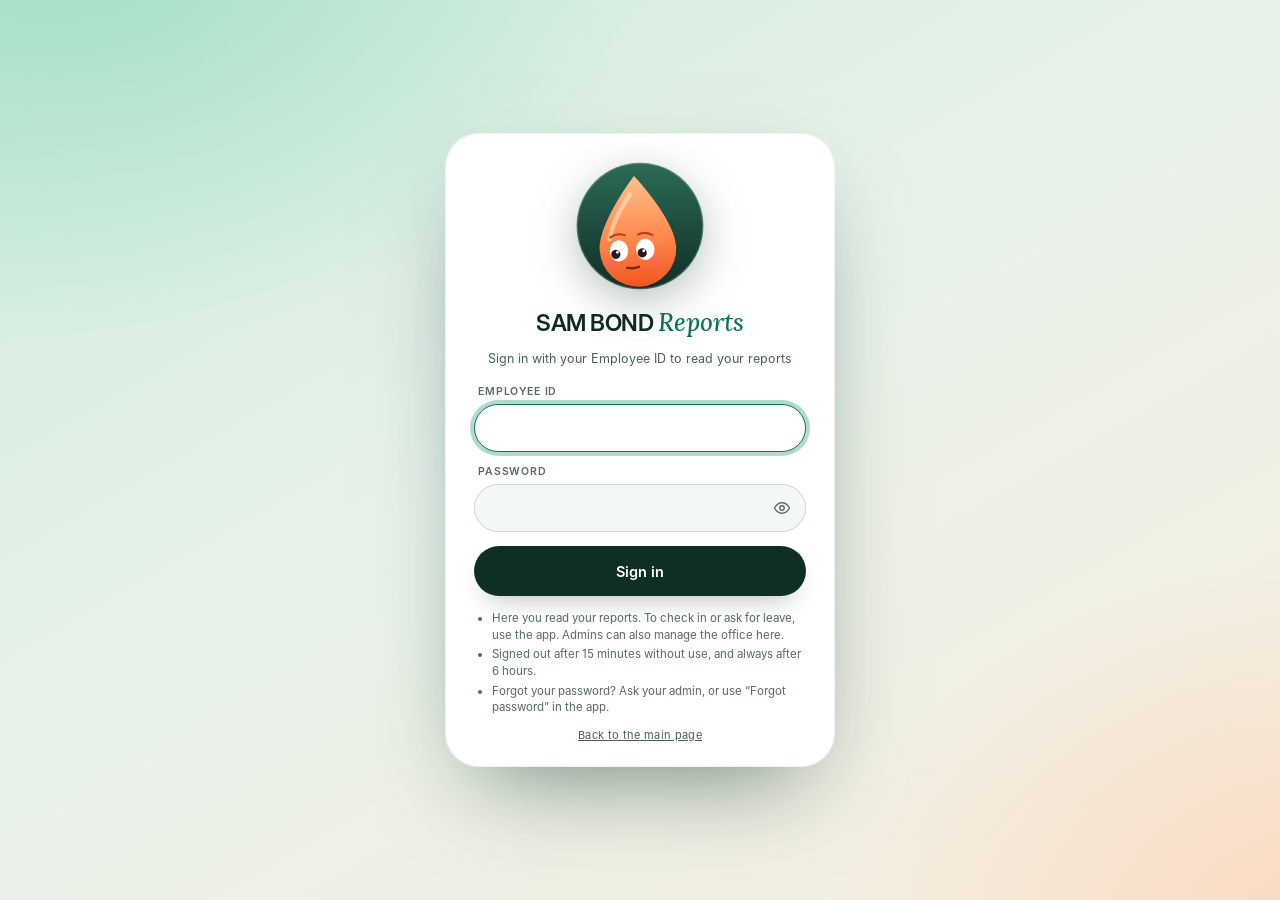
<file: docs/dashboard/index.html>
<!doctype html>
<html lang="en">
<head>
<meta charset="utf-8">
<meta name="viewport" content="width=device-width, initial-scale=1, viewport-fit=cover">
<title>Sign in · SAM BOND Reports</title>
<meta name="description" content="Sign in to see your SAM BOND attendance reports in a browser.">
<meta name="robots" content="noindex, nofollow">
<meta name="referrer" content="no-referrer">
<meta http-equiv="Content-Security-Policy" content="default-src 'none'; script-src 'self'; style-src 'self'; font-src 'self'; img-src 'self' data:; connect-src https://sambond.samuda-sales.workers.dev; base-uri 'none'; form-action 'none'">
<meta name="color-scheme" content="dark light">
<meta name="theme-color" content="#DCEFE5" media="(prefers-color-scheme: light)">
<meta name="theme-color" content="#071611" media="(prefers-color-scheme: dark)">
<link rel="icon" href="data:image/svg+xml,%3Csvg xmlns='http://www.w3.org/2000/svg' viewBox='0 0 32 32'%3E%3Crect width='32' height='32' rx='9' fill='%230F2E26'/%3E%3Cpath d='M8 17l5.5 5.5L24 11' fill='none' stroke='%23BDEBD8' stroke-width='3.5' stroke-linecap='round' stroke-linejoin='round'/%3E%3C/svg%3E">
<link rel="preload" href="../fonts/Inter-Regular.woff" as="font" type="font/woff" crossorigin>
<link rel="preload" href="../fonts/InterDisplay-SemiBold.woff" as="font" type="font/woff" crossorigin>
<link rel="stylesheet" href="dashboard.css">
<script src="theme.js"></script>
</head>
<body class="locked">

<div class="scene" aria-hidden="true"></div>
<a class="skip" href="#main">Skip to content</a>

<noscript><p class="banner warn nojs">This page needs JavaScript to show your reports. Please turn it on and reload.</p></noscript>

<div class="app" id="app" hidden>
  <div class="scrim" id="scrim" aria-hidden="true"></div>

  <aside class="side glass" id="side" aria-label="Menu">
    <div class="brand">
      <div class="logo" aria-hidden="true"><svg viewBox="0 0 32 32"><path d="M8 17l5.5 5.5L24 11" fill="none" stroke="#fff" stroke-width="3.6" stroke-linecap="round" stroke-linejoin="round"/></svg></div>
      <div><b>SAM BOND</b><small>Reports</small></div>
      <em>WEB</em>
      <button class="ib cls" id="navx" type="button" aria-label="Close menu"><svg viewBox="0 0 24 24" aria-hidden="true"><path d="M6 6l12 12M18 6L6 18"/></svg></button>
    </div>
    <nav class="menu" id="menu" aria-label="Menu">
      <span class="pill" id="pill" aria-hidden="true"></span>
      <div class="msec">Reports</div>
      <div id="scopes" role="group" aria-label="Whose report"></div>
      <div id="leaveNav" hidden>
        <div class="msec">Team</div>
        <div id="leaveItems" role="group" aria-label="Team"></div>
      </div>
      <div id="adminNav" hidden>
        <div class="msec">Admin</div>
        <div id="adminItems" role="group" aria-label="Admin panel"></div>
      </div>
    </nav>
    <div class="side-foot">
      <div class="pace" id="pace">
        <div class="r1"><span>Session</span><b id="paceT"></b></div>
        <div class="bar"><i id="paceBar"></i></div>
        <div id="until"></div>
      </div>
      <div class="who"><span class="av" id="av" aria-hidden="true"></span><div><b id="who"></b><small id="whoRole"></small></div></div>
      <div class="sobs">
        <button class="sob" id="mode2" type="button"><svg viewBox="0 0 24 24" aria-hidden="true"><circle cx="12" cy="12" r="4.2"/><path d="M12 2.5v2.3M12 19.2v2.3M2.5 12h2.3M19.2 12h2.3M5.3 5.3l1.6 1.6M17.1 17.1l1.6 1.6M18.7 5.3l-1.6 1.6M6.9 17.1l-1.6 1.6"/></svg><span>Theme</span></button>
        <button class="sob" id="out2" type="button"><svg viewBox="0 0 24 24" aria-hidden="true"><path d="M9 4H5.5A1.5 1.5 0 0 0 4 5.5v13A1.5 1.5 0 0 0 5.5 20H9M15 8l4 4-4 4M19 12H9"/></svg><span>Sign out</span></button>
      </div>
    </div>
  </aside>

  <main class="wrap" id="main">
    <div class="stage">
      <header class="bar-top glass">
        <button class="ib mnu" id="mnu" type="button" aria-label="Open menu" aria-controls="side" aria-expanded="false"><svg viewBox="0 0 24 24" aria-hidden="true"><path d="M4 7h16M4 12h16M4 17h16"/></svg></button>
        <div class="tt"><h1 id="title">Reports</h1><p id="sub"></p></div>
        <button class="ib" id="mode" type="button" aria-label="Switch to the light theme"><svg viewBox="0 0 24 24" aria-hidden="true"><circle cx="12" cy="12" r="4.2"/><path d="M12 2.5v2.3M12 19.2v2.3M2.5 12h2.3M19.2 12h2.3M5.3 5.3l1.6 1.6M17.1 17.1l1.6 1.6M18.7 5.3l-1.6 1.6M6.9 17.1l-1.6 1.6"/></svg></button>
        <button class="cta" id="refresh" type="button"><svg viewBox="0 0 24 24" aria-hidden="true"><path d="M20 12a8 8 0 1 1-2.7-6"/><path d="M20.5 4v4.8h-4.8"/></svg><span>Refresh</span></button>
        <button class="ib keep" id="out" type="button" aria-label="Sign out" title="Sign out"><svg viewBox="0 0 24 24" aria-hidden="true"><path d="M9 4H5.5A1.5 1.5 0 0 0 4 5.5v13A1.5 1.5 0 0 0 5.5 20H9M15 8l4 4-4 4M19 12H9"/></svg></button>
      </header>

      <form class="fbar glass" id="controls" novalidate>
        <label class="fl"><span>Period</span>
          <select id="period">
            <option value="today" selected>Today</option>
            <option value="current">This pay period</option>
            <option value="previous">Last pay period</option>
            <option value="custom">Choose dates…</option>
          </select>
        </label>
        <span class="dates" id="dates" hidden>
          <label class="fl"><span>From</span><input type="date" id="from"></label>
          <label class="fl"><span>To</span><input type="date" id="to"></label>
        </span>
        <button class="frs" id="show" type="submit">Show</button>
        <p class="fsum" id="range"></p>
      </form>

      <p class="banner note" id="msg" role="status" aria-live="polite" hidden></p>

      <div class="rep adm" id="adminView" hidden></div>

      <div class="rep lv" id="leaveView" hidden></div>

      <div class="rep" id="report" hidden>
        <div class="tiles" id="kpis"></div>
        <div class="tiles auto" id="kpis2"></div>

        <section class="glass card panel" id="todayCard" aria-labelledby="todayTitle" hidden data-rise>
          <div class="ph"><h2 id="todayTitle">Today</h2><small id="todayDate"></small></div>
          <div class="today" id="todayRow"></div>
          <details class="notin" id="notIn" hidden><summary id="notInSum"></summary><ul id="notInList"></ul></details>
        </section>

        <section class="glass card panel" id="chartCard" aria-labelledby="chartTitle" hidden data-rise>
          <div class="ph"><h2 id="chartTitle">Day by day</h2><small>One bar for each day</small></div>
          <ul class="lg2" id="legend"></ul>
          <div class="chart" id="chart" tabindex="0" role="group" aria-label="Day by day bars. Use the left and right arrow keys to move between days."></div>
          <p class="note" id="readout" aria-live="polite">Point at a bar to see that day. Press a bar to see who.</p>
          <button class="lnk dmore" id="dayMore" type="button" hidden></button>
          <details class="daytable"><summary>Show these numbers as a table</summary><div class="tw"><table class="t" id="dayTable"></table></div></details>
        </section>

        <section class="glass card panel" id="peopleCard" aria-labelledby="peopleTitle" hidden data-rise>
          <div class="ph"><h2 id="peopleTitle">People</h2>
            <label class="psearch"><span class="sr">Search people</span>
              <svg viewBox="0 0 24 24" aria-hidden="true"><circle cx="11" cy="11" r="6.5"/><path d="M20 20l-4.2-4.2"/></svg>
              <input id="search" type="search" placeholder="Search name, ID or job" autocomplete="off" spellcheck="false"></label>
          </div>
          <div class="tw"><table class="t people" id="people"></table></div>
          <p class="note" id="peopleNote"></p>
          <p class="note swipe">Swipe the table sideways to see more columns.</p>
          <button class="btn alt" id="more" type="button" hidden>Show everybody</button>
        </section>

        <section class="glass card panel" id="meCard" aria-labelledby="meTitle" hidden data-rise>
          <h2 id="meTitle">Your days</h2>
          <div id="meBody"></div>
        </section>

        <section class="glass card panel" id="dlCard" aria-labelledby="dlTitle" hidden data-rise>
          <h2 id="dlTitle">Excel files</h2>
          <p class="note" id="dlNote">The same files as in the app, for the people and dates shown above.</p>
          <div class="dl" id="dl"></div>
        </section>

        <footer class="foot" data-rise><span>Your sign-in stays in this browser tab only and is erased when you sign out or close the tab. Nothing from your reports is saved on this device.</span><span><a href="../">Main page</a> · Set in Inter and Lora Italic (<a href="../fonts/Inter-OFL.txt">licence</a>, <a href="../fonts/LoraItalic-OFL.txt">licence</a>)</span></footer>
      </div>
    </div>
  </main>
</div>

<dialog class="dlg glass" id="dlg" aria-labelledby="dlgTitle">
  <div class="dlg__in">
    <button class="ib x" id="dlgClose" type="button" aria-label="Close"><svg viewBox="0 0 24 24" aria-hidden="true"><path d="M6 6l12 12M18 6L6 18"/></svg></button>
    <div class="ush"><span class="av" id="dlgAv" aria-hidden="true"></span><div><h2 id="dlgTitle"></h2><small id="dlgSub"></small></div></div>
    <div id="dlgBody"></div>
  </div>
</dialog>

<dialog class="dlg glass" id="adDlg" aria-labelledby="adTitle">
  <div class="dlg__in">
    <button class="ib x" id="adClose" type="button" aria-label="Close"><svg viewBox="0 0 24 24" aria-hidden="true"><path d="M6 6l12 12M18 6L6 18"/></svg></button>
    <div class="ush"><span class="av" id="adAv" aria-hidden="true"></span><div><h2 id="adTitle"></h2><small id="adSub"></small></div></div>
    <div id="adBody"></div>
  </div>
</dialog>

<dialog class="dlg glass pwd" id="pwDlg" aria-labelledby="pwTitle">
  <form class="dlg__in" id="pwForm" novalidate>
    <button class="ib x" id="pwClose" type="button" aria-label="Cancel"><svg viewBox="0 0 24 24" aria-hidden="true"><path d="M6 6l12 12M18 6L6 18"/></svg></button>
    <div class="ush"><span class="av" aria-hidden="true"><svg viewBox="0 0 24 24"><path d="M7 11V8a5 5 0 0 1 10 0v3M6 11h12a1 1 0 0 1 1 1v7a1 1 0 0 1-1 1H6a1 1 0 0 1-1-1v-7a1 1 0 0 1 1-1Z"/></svg></span><div><h2 id="pwTitle">Confirm with your password</h2><small id="pwSub"></small></div></div>
    <p class="note" id="pwText"></p>
    <label class="af"><span>Your own password</span><input id="pwInput" name="confirm-password" type="password" autocomplete="off" autocapitalize="none" autocorrect="off" spellcheck="false" maxlength="200"></label>
    <p class="lgm aerr" id="pwMsg" role="alert" aria-live="assertive" hidden></p>
    <div class="arow"><button class="btn alt" id="pwCancel" type="button">Cancel</button><button class="btn" id="pwGo" type="submit"><span id="pwGoText">Confirm</span></button></div>
  </form>
</dialog>

<div class="toast" id="toast" role="status" aria-live="polite"></div>

<div class="lgn" id="login" hidden>
  <div class="lgc" id="lgc">
    <svg class="msc" id="msc" viewBox="0 0 200 200" aria-hidden="true" focusable="false">
      <defs>
        <clipPath id="mclip"><circle cx="100" cy="100" r="96"/></clipPath>
        <linearGradient id="mbg" x1="0" y1="0" x2="0" y2="1"><stop offset="0" stop-color="#2C6B57"/><stop offset="1" stop-color="#0F2E26"/></linearGradient>
        <linearGradient id="mbd" x1="0" y1="0" x2="0" y2="1"><stop offset="0" stop-color="#FFC08A"/><stop offset=".55" stop-color="#FF8A4F"/><stop offset="1" stop-color="#F0561F"/></linearGradient>
        <linearGradient id="mhd" x1="0" y1="0" x2="0" y2="1"><stop offset="0" stop-color="#FFB27C"/><stop offset="1" stop-color="#F26A2E"/></linearGradient>
      </defs>
      <circle cx="100" cy="100" r="96" fill="url(#mbg)"/>
      <g clip-path="url(#mclip)">
        <g id="mBody">
          <path d="M100 24C100 24 42 92 42 134a58 58 0 0 0 116 0C158 92 100 24 100 24Z" fill="url(#mbd)"/>
          <path d="M92 52C80 68 62 96 58 118" fill="none" stroke="#FFE3C8" stroke-width="7" stroke-linecap="round" opacity=".55"/>
          <g id="mFace">
            <circle cx="66" cy="146" r="8" fill="#FF5C7A" opacity=".35"/><circle cx="134" cy="146" r="8" fill="#FF5C7A" opacity=".35"/>
            <g class="eye"><ellipse cx="80" cy="128" rx="14" ry="16" fill="#fff"/><ellipse cx="120" cy="128" rx="14" ry="16" fill="#fff"/>
              <g id="mPup"><circle cx="80" cy="129" r="7" fill="#2A1A22"/><circle cx="120" cy="129" r="7" fill="#2A1A22"/><circle cx="82.5" cy="126" r="2.2" fill="#fff"/><circle cx="122.5" cy="126" r="2.2" fill="#fff"/></g>
            </g>
            <path d="M68 107q11-7 22-2" fill="none" stroke="#B8401A" stroke-width="3.2" stroke-linecap="round"/>
            <path d="M110 105q11-5 22 2" fill="none" stroke="#B8401A" stroke-width="3.2" stroke-linecap="round"/>
            <path id="mMouth" d="M88 152Q100 163 112 152" fill="none" stroke="#7A2A12" stroke-width="3.6" stroke-linecap="round"/>
          </g>
        </g>
        <g class="arm" id="mArmL"><path d="M34 214C36 180 52 150 76 132" fill="none" stroke="url(#mhd)" stroke-width="22" stroke-linecap="round"/><ellipse cx="79" cy="128" rx="20" ry="18" fill="url(#mhd)" stroke="#D9521F" stroke-width="1.5"/><path d="M71 116v9M79 114v10M87 116v9" stroke="#D9521F" stroke-width="2" stroke-linecap="round"/></g>
        <g class="arm" id="mArmR"><path d="M166 214C164 180 148 150 124 132" fill="none" stroke="url(#mhd)" stroke-width="22" stroke-linecap="round"/><ellipse cx="121" cy="128" rx="20" ry="18" fill="url(#mhd)" stroke="#D9521F" stroke-width="1.5"/><path d="M113 116v9M121 114v10M129 116v9" stroke="#D9521F" stroke-width="2" stroke-linecap="round"/></g>
      </g>
      <circle cx="100" cy="100" r="95" fill="none" stroke="rgba(255,255,255,.22)" stroke-width="2"/>
    </svg>
    <h1 id="loginTitle">SAM BOND <em>Reports</em></h1>
    <p class="lsub">Sign in with your Employee ID to read your reports</p>
    <form id="loginForm" autocomplete="on" novalidate>
      <div class="lgf"><label for="user">Employee ID</label>
        <div class="lgi"><input id="user" name="username" type="text" inputmode="text" autocomplete="username" autocapitalize="none" autocorrect="off" spellcheck="false" maxlength="100" required></div></div>
      <div class="lgf"><label for="pass">Password</label>
        <div class="lgi"><input class="pw" id="pass" name="password" type="password" autocomplete="current-password" autocapitalize="none" autocorrect="off" spellcheck="false" maxlength="200" required>
          <button type="button" id="showPass" aria-label="Show password" aria-pressed="false"><svg viewBox="0 0 24 24" aria-hidden="true"><path d="M2 12s3.6-7 10-7 10 7 10 7-3.6 7-10 7S2 12 2 12Z"/><circle cx="12" cy="12" r="3"/></svg></button></div></div>
      <button class="lgb" id="loginGo" type="submit">Sign in</button>
      <p class="lgm" id="loginMsg" role="alert" aria-live="assertive" hidden></p>
    </form>
    <ul class="lgnotes">
      <li>Here you read your reports. To check in or ask for leave, use the app. Admins can also manage the office here.</li>
      <li>Signed out after 15 minutes without use, and always after 6 hours.</li>
      <li>Forgot your password? Ask your admin, or use “Forgot password” in the app.</li>
    </ul>
    <p class="lgt"><a href="../">Back to the main page</a></p>
  </div>
</div>

<script src="admin.js"></script>
<script src="leave.js"></script>
<script src="dashboard.js"></script>
</body>
</html>
</file>
<file: docs/dashboard/dashboard.css>
/* SAM BOND Reports: the browser dashboard.
   Look ("V22"): a light mint-to-cream scene, a dark-green menu and banner, white rounded cards with soft shadows,
   pastel tiles, pill-shaped bars with a light track, a peach call-to-action. A deep-green dark variant follows the phone's setting.
   No images, no external fonts or libraries: Inter and Inter Display (../fonts, SIL Open Font License)
   and Lora Italic for the one accent word in each heading (../fonts, SIL Open Font License). */

@font-face{font-family:'Inter';font-weight:400;font-style:normal;font-display:swap;src:url("../fonts/Inter-Regular.woff") format("woff")}
@font-face{font-family:'Inter';font-weight:500;font-style:normal;font-display:swap;src:url("../fonts/Inter-Medium.woff") format("woff")}
@font-face{font-family:'Inter';font-weight:600;font-style:normal;font-display:swap;src:url("../fonts/Inter-SemiBold.woff") format("woff")}
@font-face{font-family:'Inter';font-weight:700;font-style:normal;font-display:swap;src:url("../fonts/Inter-Bold.woff") format("woff")}
@font-face{font-family:'Inter Display';font-weight:600;font-style:normal;font-display:swap;src:url("../fonts/InterDisplay-SemiBold.woff") format("woff")}
@font-face{font-family:'Inter Display';font-weight:700;font-style:normal;font-display:swap;src:url("../fonts/InterDisplay-Bold.woff") format("woff")}
@font-face{font-family:'SB Serif';font-weight:500;font-style:italic;font-display:swap;src:url("../fonts/LoraItalic-Medium.woff") format("woff")}

:root{
  --scene1:#CDEADC; --scene2:#E8F2EA; --scene3:#F7EEDF; --blob1:rgba(116,212,172,.50); --blob2:rgba(255,186,146,.42);
  --card:#FFFFFF; --card-line:rgba(15,46,38,.06);
  --shadow:0 1px 2px rgba(15,46,38,.05),0 16px 36px -16px rgba(12,70,52,.26);
  --shadow-up:0 2px 4px rgba(15,46,38,.06),0 24px 44px -16px rgba(12,70,52,.34);
  --ink:#0F2A22; --mut:#4A5F57; --faint:#586B61; --line:rgba(15,46,38,.10); --track:rgba(15,46,38,.09);
  --wash:rgba(15,46,38,.05); --wash2:rgba(15,46,38,.10);
  --field:#F3F7F5; --field-line:rgba(15,46,38,.15);
  --rail-a:#12392F; --rail-b:#0A2720; --rail-ink:#E6F4EE; --rail-mut:#A6C5BA; --rail-faint:#86A99C; --rail-wash:rgba(255,255,255,.075);
  --hero:linear-gradient(135deg,#124236 0%,#0C2D24 62%,#0A261F 100%); --hero-glow:rgba(116,220,178,.20);
  --dark:#0F2E26; --mint:#BDEBD8; --mint2:#9BDFC2; --on-mint:#0B2A22;
  --sel-bg:#0F2E26; --sel-ink:#FFFFFF; --sel-sub:#BDEBD8;
  --peach:#F9B48A; --peach2:#F59D68; --on-peach:#3A1B0A; --serif-ink:#F7C9A6;
  --accent:#0A7556; --accent2:#0B7F5D; --accent-glow:rgba(11,127,93,.30);
  --btn:#0F2E26; --btn-ink:#FFFFFF; --btn-glow:rgba(15,46,38,.32);
  --good:#097250; --good-f:#2EB985; --good-bg:#DDF3E8;
  --late:#835300; --late-f:#F2B13A; --late-bg:#FBEDCB;
  --leave:#1B5C9C; --leave-f:#5AA8E6; --leave-bg:#DCEBFA;
  --bad:#AE332C; --bad-f:#EC7B72; --bad-bg:#FBDFDB;
  --na:#566860; --na-f:#B3C0BA; --na-bg:#E8EEEB;
  --t-in:#DDF3E8; --t-late:#FBEDCB; --t-leave:#DCEBFA; --t-abs:#FCE2DB; --t-off:#E9EFEC; --t-gen:#F3EEE0;
  --warn:#8E3520; --warn-bg:#FDE6DD; --info:#1B5A82; --info-bg:#DDEEF8;
  --tip-bg:#0F2E26; --tip-ink:#F2FAF6; --pk-bg:#0F2E26; --pk-ink:#FFFFFF;
  --bar-track:#E9F0EC; --chip:rgba(255,255,255,.80); --ring-track:rgba(255,255,255,.80); --ring-in:#0F2E26; --foot:#5B6E65;
  --chev:url("data:image/svg+xml,%3Csvg xmlns='http://www.w3.org/2000/svg' width='10' height='6'%3E%3Cpath d='M1 1l4 4 4-4' fill='none' stroke='%23586B61' stroke-width='1.6' stroke-linecap='round' stroke-linejoin='round'/%3E%3C/svg%3E");
  --f-display:'Inter Display','Inter',system-ui,-apple-system,'Segoe UI',Roboto,sans-serif;
  --f-body:'Inter',system-ui,-apple-system,'Segoe UI',Roboto,sans-serif;
  --f-serif:'SB Serif','Iowan Old Style','Palatino Linotype',Palatino,Georgia,'Times New Roman',serif;
  color-scheme:light;
}
@media (prefers-color-scheme: dark){
  :root:not([data-theme="light"]){
    --scene1:#05110D; --scene2:#09190F; --scene3:#0D1F18; --blob1:rgba(36,150,112,.26); --blob2:rgba(236,140,92,.12);
    --card:#10241D; --card-line:rgba(255,255,255,.06);
    --shadow:0 1px 2px rgba(0,0,0,.35),0 18px 38px -16px rgba(0,0,0,.7); --shadow-up:0 2px 4px rgba(0,0,0,.4),0 26px 46px -16px rgba(0,0,0,.8);
    --ink:#E8F4EE; --mut:#A9BEB5; --faint:#8DA499; --line:rgba(255,255,255,.09); --track:rgba(255,255,255,.11);
    --wash:rgba(255,255,255,.055); --wash2:rgba(255,255,255,.11);
    --field:rgba(255,255,255,.06); --field-line:rgba(255,255,255,.16);
    --rail-a:#0C211A; --rail-b:#071611;
    --hero:linear-gradient(135deg,#19493B 0%,#103629 62%,#0C2C22 100%); --hero-glow:rgba(116,220,178,.16);
    --sel-bg:#A9EBD0; --sel-ink:#08261D; --sel-sub:#1E5A46;
    --dark:#0A1D16; --mint:#A9EBD0; --mint2:#7FD9B6; --on-mint:#08261D;
    --accent:#6FE0B6; --accent2:#8CEBC8; --accent-glow:rgba(111,224,182,.34);
    --btn:#A9EBD0; --btn-ink:#08261D; --btn-glow:rgba(111,224,182,.28);
    --good:#63DDA9; --good-f:#37BE8A; --good-bg:rgba(99,221,169,.14);
    --late:#F6C45F; --late-f:#EFAE35; --late-bg:rgba(246,196,95,.14);
    --leave:#82C0F3; --leave-f:#58A6E6; --leave-bg:rgba(130,192,243,.15);
    --bad:#FF9D95; --bad-f:#E9766D; --bad-bg:rgba(255,157,149,.14);
    --na:#A9BEB5; --na-f:#587066; --na-bg:rgba(169,190,181,.12);
    --t-in:rgba(99,221,169,.11); --t-late:rgba(246,196,95,.11); --t-leave:rgba(130,192,243,.12); --t-abs:rgba(255,157,149,.11); --t-off:rgba(169,190,181,.09); --t-gen:rgba(246,214,160,.08);
    --warn:#FFB9A3; --warn-bg:rgba(255,150,120,.16); --info:#A2CFEC; --info-bg:rgba(120,190,240,.15);
    --tip-bg:#1B3F33; --tip-ink:#F2FAF6; --pk-bg:#A9EBD0; --pk-ink:#08261D;
    --bar-track:rgba(255,255,255,.07); --chip:rgba(255,255,255,.10); --ring-track:rgba(255,255,255,.11); --ring-in:#A9EBD0; --foot:#8DA499;
    --chev:url("data:image/svg+xml,%3Csvg xmlns='http://www.w3.org/2000/svg' width='10' height='6'%3E%3Cpath d='M1 1l4 4 4-4' fill='none' stroke='%238DA499' stroke-width='1.6' stroke-linecap='round' stroke-linejoin='round'/%3E%3C/svg%3E");
    color-scheme:dark;
  }
}
:root[data-theme="dark"]{
  --scene1:#05110D; --scene2:#09190F; --scene3:#0D1F18; --blob1:rgba(36,150,112,.26); --blob2:rgba(236,140,92,.12);
  --card:#10241D; --card-line:rgba(255,255,255,.06);
  --shadow:0 1px 2px rgba(0,0,0,.35),0 18px 38px -16px rgba(0,0,0,.7); --shadow-up:0 2px 4px rgba(0,0,0,.4),0 26px 46px -16px rgba(0,0,0,.8);
  --ink:#E8F4EE; --mut:#A9BEB5; --faint:#8DA499; --line:rgba(255,255,255,.09); --track:rgba(255,255,255,.11);
  --wash:rgba(255,255,255,.055); --wash2:rgba(255,255,255,.11);
  --field:rgba(255,255,255,.06); --field-line:rgba(255,255,255,.16);
  --rail-a:#0C211A; --rail-b:#071611;
  --hero:linear-gradient(135deg,#19493B 0%,#103629 62%,#0C2C22 100%); --hero-glow:rgba(116,220,178,.16);
  --sel-bg:#A9EBD0; --sel-ink:#08261D; --sel-sub:#1E5A46;
  --dark:#0A1D16; --mint:#A9EBD0; --mint2:#7FD9B6; --on-mint:#08261D;
  --accent:#6FE0B6; --accent2:#8CEBC8; --accent-glow:rgba(111,224,182,.34);
  --btn:#A9EBD0; --btn-ink:#08261D; --btn-glow:rgba(111,224,182,.28);
  --good:#63DDA9; --good-f:#37BE8A; --good-bg:rgba(99,221,169,.14);
  --late:#F6C45F; --late-f:#EFAE35; --late-bg:rgba(246,196,95,.14);
  --leave:#82C0F3; --leave-f:#58A6E6; --leave-bg:rgba(130,192,243,.15);
  --bad:#FF9D95; --bad-f:#E9766D; --bad-bg:rgba(255,157,149,.14);
  --na:#A9BEB5; --na-f:#587066; --na-bg:rgba(169,190,181,.12);
  --t-in:rgba(99,221,169,.11); --t-late:rgba(246,196,95,.11); --t-leave:rgba(130,192,243,.12); --t-abs:rgba(255,157,149,.11); --t-off:rgba(169,190,181,.09); --t-gen:rgba(246,214,160,.08);
  --warn:#FFB9A3; --warn-bg:rgba(255,150,120,.16); --info:#A2CFEC; --info-bg:rgba(120,190,240,.15);
  --tip-bg:#1B3F33; --tip-ink:#F2FAF6; --pk-bg:#A9EBD0; --pk-ink:#08261D;
  --bar-track:rgba(255,255,255,.07); --chip:rgba(255,255,255,.10); --ring-track:rgba(255,255,255,.11); --ring-in:#A9EBD0; --foot:#8DA499;
  --chev:url("data:image/svg+xml,%3Csvg xmlns='http://www.w3.org/2000/svg' width='10' height='6'%3E%3Cpath d='M1 1l4 4 4-4' fill='none' stroke='%238DA499' stroke-width='1.6' stroke-linecap='round' stroke-linejoin='round'/%3E%3C/svg%3E");
  color-scheme:dark;
}

*{box-sizing:border-box}
[hidden]{display:none!important}
html{-webkit-text-size-adjust:100%}
body{margin:0;color:var(--ink);font:14px/1.45 var(--f-body);-webkit-font-smoothing:antialiased;background:var(--scene2);min-height:100vh;min-height:100dvh}
button,input,select{font:inherit;color:inherit}
a{color:var(--accent)}
:focus-visible{outline:2px solid var(--accent);outline-offset:2px}
.sr{position:absolute!important;width:1px;height:1px;margin:-1px;padding:0;overflow:hidden;clip:rect(0 0 0 0);white-space:nowrap;border:0}
.skip{position:fixed;left:12px;top:-60px;z-index:200;padding:10px 16px;border-radius:999px;background:var(--dark);color:#fff;font-weight:600;text-decoration:none}
.skip:focus{top:12px}

/* ---------- scene: mint into cream, two soft glows ---------- */
.scene{position:fixed;inset:0;z-index:0;overflow:hidden;pointer-events:none;
  background:radial-gradient(900px 620px at 6% -6%,var(--blob1),transparent 64%),radial-gradient(820px 600px at 104% 104%,var(--blob2),transparent 62%),linear-gradient(150deg,var(--scene1),var(--scene2) 46%,var(--scene3))}
.app{position:relative;z-index:2;display:grid;grid-template-columns:248px minmax(0,1fr);gap:18px;min-height:100vh;min-height:100dvh;padding:18px max(18px,env(safe-area-inset-right,0px)) 18px max(18px,env(safe-area-inset-left,0px))}
body.locked .app{visibility:hidden}

/* ---------- white rounded cards ---------- */
.glass{position:relative;border-radius:26px;background:var(--card);border:1px solid var(--card-line);box-shadow:var(--shadow)}
.card{border-radius:24px}
.lift{transition:transform .35s cubic-bezier(.16,1,.3,1),box-shadow .35s}
.lift:hover{transform:translateY(-3px);box-shadow:var(--shadow-up)}

/* ---------- dark-green menu ---------- */
.side{position:sticky;top:18px;align-self:start;height:calc(100vh - 36px);height:calc(100dvh - 36px);overflow-y:auto;scrollbar-width:none;border-radius:34px;padding:22px 14px 14px;display:flex;flex-direction:column;gap:18px;z-index:6;
  background:radial-gradient(260px 200px at 0% 0%,rgba(120,220,180,.14),transparent 70%),linear-gradient(180deg,var(--rail-a),var(--rail-b));border:0;color:var(--rail-ink);box-shadow:0 26px 50px -22px rgba(6,40,30,.7)}
.side::-webkit-scrollbar{display:none}
.brand{display:flex;align-items:center;gap:11px;padding:0 6px}
.logo{width:40px;height:40px;border-radius:50%;background:linear-gradient(145deg,#D4F6E8,var(--mint) 55%,var(--mint2));box-shadow:0 6px 16px rgba(0,0,0,.28),inset 0 1px 0 rgba(255,255,255,.6);display:grid;place-items:center;flex:none}
.logo svg{width:22px;height:22px;display:block}
.logo svg path{stroke:#0B2A22}
.brand b{display:block;font:600 17px/1.1 var(--f-display);color:#fff}
.brand small{display:block;margin-top:3px;font-size:9px;letter-spacing:.14em;color:var(--rail-faint);text-transform:uppercase}
.brand em{margin-left:auto;font-style:normal;font-size:9px;font-weight:700;letter-spacing:.1em;color:var(--mint);border:1px solid rgba(189,235,216,.35);border-radius:999px;padding:2px 8px}
.msec{font-size:9px;font-weight:700;letter-spacing:.16em;color:var(--rail-faint);text-transform:uppercase;padding:0 12px 6px;position:relative;z-index:1}
.menu{position:relative;display:flex;flex-direction:column;gap:3px}
#scopes{display:flex;flex-direction:column;gap:3px}
.mi{position:relative;z-index:1;display:flex;align-items:center;gap:12px;height:44px;padding:0 14px;border:0;border-radius:15px;background:none;color:var(--rail-mut);font-weight:500;font-size:13.5px;cursor:pointer;text-align:left;width:100%;transition:color .25s .08s,background-color .2s}
.mi svg{width:18px;height:18px;flex:none;stroke:currentColor;fill:none;stroke-width:1.8;stroke-linecap:round;stroke-linejoin:round}
.mi span{flex:1}
.mi[aria-pressed="false"]:hover{background:var(--rail-wash);color:#fff}
.mi[aria-pressed="true"]{color:var(--on-mint);font-weight:600}
.pill{position:absolute;inset:0;z-index:0;background:linear-gradient(180deg,#D3F5E7,var(--mint) 60%,var(--mint2));box-shadow:0 8px 18px -8px rgba(120,230,190,.55),inset 0 1px 0 rgba(255,255,255,.7);clip-path:inset(0 0 100% 0 round 15px);pointer-events:none}
.side-foot{margin-top:auto;display:flex;flex-direction:column;gap:10px}
.pace{border-radius:20px;background:var(--rail-wash);border:1px solid rgba(255,255,255,.07);padding:11px 13px;font-size:11px;line-height:1.4;color:var(--rail-mut)}
.pace .r1{display:flex;justify-content:space-between;align-items:center;font-weight:600;color:#fff}
.pace .r1 b{font:700 13px var(--f-display);font-variant-numeric:tabular-nums}
.pace .bar{height:5px;border-radius:5px;background:rgba(255,255,255,.13);margin:8px 0 6px;overflow:hidden}
.pace .bar i{display:block;height:100%;border-radius:5px;background:linear-gradient(90deg,var(--mint2),var(--mint));transform-origin:left}
.who{display:flex;align-items:center;gap:10px;padding:8px 8px 4px;font-size:11px;line-height:1.35;color:var(--rail-mut);min-width:0}
.who>div{min-width:0}
.av{width:34px;height:34px;border-radius:50%;flex:none;display:grid;place-items:center;font:700 12px var(--f-display);color:var(--on-mint);background:linear-gradient(145deg,#D4F6E8,var(--mint) 55%,var(--mint2));box-shadow:0 0 0 2px rgba(255,255,255,.18)}
.who b{display:block;color:#fff;font-weight:600;font-size:12px;overflow:hidden;text-overflow:ellipsis;white-space:nowrap}
.who small{display:block;font-size:10.5px;color:var(--rail-faint)}
.sobs{display:grid;grid-template-columns:1fr 1fr;gap:8px}
.sob{width:100%;height:38px;border-radius:999px;border:1px solid rgba(255,255,255,.10);background:var(--rail-wash);color:var(--rail-mut);font:600 12px var(--f-body);cursor:pointer;display:flex;align-items:center;justify-content:center;gap:8px}
.sob:hover{background:rgba(255,255,255,.14);color:#fff}
.sob svg{width:14px;height:14px;fill:none;stroke:currentColor;stroke-width:1.9;stroke-linecap:round;stroke-linejoin:round}
.scrim{display:none;position:fixed;inset:0;z-index:55;background:rgba(5,28,21,.55);-webkit-backdrop-filter:blur(4px);backdrop-filter:blur(4px);opacity:0;visibility:hidden;transition:opacity .28s,visibility 0s .28s}
.scrim.on{opacity:1;visibility:visible;transition:opacity .28s}
.ib.mnu{display:none}
.side .cls{display:none;margin-left:auto;width:36px;height:36px}

/* ---------- stage + the green banner ---------- */
.wrap{min-width:0}
.stage{max-width:1280px;margin:0 auto;display:flex;flex-direction:column;gap:16px;min-width:0}
.bar-top{position:relative;overflow:hidden;display:flex;align-items:center;gap:12px;border-radius:30px;padding:22px 20px 22px 30px;min-height:100px;border:0;color:#fff;
  background:radial-gradient(520px 230px at 100% -20%,var(--hero-glow),transparent 70%),var(--hero);box-shadow:0 26px 46px -24px rgba(6,50,36,.75)}
.bar-top .tt{flex:1 1 0;min-width:0}
.bar-top h1{margin:0;font:600 clamp(23px,2.5vw,31px)/1.12 var(--f-display);letter-spacing:-.018em;color:#fff;overflow-wrap:anywhere}
.bar-top h1 em{font:italic 500 1.1em/1 var(--f-serif);letter-spacing:0;color:var(--serif-ink);padding-right:.05em}
.bar-top p{margin:6px 0 0;font-size:12.5px;color:rgba(230,244,238,.72);overflow-wrap:anywhere}
.ib{width:42px;height:42px;border-radius:50%;border:1px solid var(--line);background:var(--wash);display:grid;place-items:center;cursor:pointer;color:var(--mut);flex:none;padding:0}
.ib:hover{background:var(--wash2);color:var(--ink)}
.ib svg{width:18px;height:18px;stroke:currentColor;fill:none;stroke-width:1.8;stroke-linecap:round;stroke-linejoin:round}
.bar-top .ib{background:rgba(255,255,255,.10);border-color:rgba(255,255,255,.16);color:#E6F4EE}
.bar-top .ib:hover{background:rgba(255,255,255,.2);color:#fff}
.bar-top :focus-visible{outline-color:var(--peach)}
.cta{display:inline-flex;align-items:center;gap:8px;height:44px;padding:0 22px 0 17px;border:0;border-radius:999px;font-weight:700;font-size:13px;color:var(--on-peach);cursor:pointer;white-space:nowrap;
  background:linear-gradient(180deg,#FBC4A1,var(--peach) 55%,var(--peach2));box-shadow:inset 0 1px 0 rgba(255,255,255,.55),0 10px 22px -8px rgba(249,160,104,.65);transition:transform .2s,box-shadow .2s}
.cta:hover{transform:translateY(-1px);box-shadow:inset 0 1px 0 rgba(255,255,255,.6),0 14px 26px -8px rgba(249,160,104,.8)}
.cta:disabled{filter:saturate(.6) brightness(.9);cursor:default;transform:none}
.cta svg{width:15px;height:15px;stroke:currentColor;fill:none;stroke-width:2.4;stroke-linecap:round;stroke-linejoin:round}
.banner{padding:12px 18px;border-radius:20px;font-weight:600;font-size:12.5px;line-height:1.4;border:1px solid var(--card-line);margin:0;background-color:var(--card);box-shadow:var(--shadow)}
.banner.warn{background-image:linear-gradient(var(--warn-bg),var(--warn-bg));color:var(--warn)}
.banner.note{background-image:linear-gradient(var(--info-bg),var(--info-bg));color:var(--info)}
.banner.nojs{position:relative;z-index:3;margin:18px}

/* ---------- filter bar ---------- */
.fbar{position:relative;z-index:5;display:flex;flex-wrap:wrap;align-items:flex-end;gap:10px 12px;border-radius:26px;padding:14px 18px}
.fl{display:flex;flex-direction:column;gap:5px;flex:0 1 200px;min-width:130px}
.dates{display:contents}
.fl span{font-size:10px;font-weight:600;letter-spacing:.08em;text-transform:uppercase;color:var(--faint);padding-left:4px}
.fl select,.fl input[type=date]{width:100%;height:40px;padding:0 14px;border-radius:999px;border:1px solid var(--field-line);background-color:var(--field);color:var(--ink);font:500 13px var(--f-body);cursor:pointer}
.fl select{padding-right:32px;-webkit-appearance:none;appearance:none;text-overflow:ellipsis;background-image:var(--chev);background-repeat:no-repeat;background-position:right 14px center}
.fl select:hover,.fl input[type=date]:hover{border-color:var(--accent)}
.fl select option{background:var(--card);color:var(--ink)}
.frs{height:40px;padding:0 24px;border-radius:999px;border:0;background:var(--btn);color:var(--btn-ink);font-weight:600;font-size:13px;cursor:pointer;box-shadow:0 8px 18px -8px var(--btn-glow)}
.frs:hover{filter:brightness(1.12)} .frs:disabled{opacity:.45;cursor:default}
.fsum{flex:1 1 220px;margin:0;font-size:12px;line-height:1.4;color:var(--mut);align-self:center;min-width:0}

/* ---------- pastel tiles ---------- */
.rep{display:flex;flex-direction:column;gap:14px;min-width:0}
.tiles{display:grid;grid-template-columns:minmax(0,1.25fr) repeat(2,minmax(0,1fr));gap:14px}
.tiles.auto{grid-template-columns:repeat(auto-fit,minmax(210px,1fr))}
.tile{--c:var(--na-f);--ct:var(--na);--tint:transparent;padding:16px 18px 18px;display:flex;flex-direction:column;gap:12px;min-width:0;
  background:linear-gradient(var(--tint),var(--tint)),var(--card)}
.k-in{--c:var(--good-f);--ct:var(--good);--tint:var(--t-in)} .k-late{--c:var(--late-f);--ct:var(--late);--tint:var(--t-late)}
.k-leave{--c:var(--leave-f);--ct:var(--leave);--tint:var(--t-leave)} .k-abs{--c:var(--bad-f);--ct:var(--bad);--tint:var(--t-abs)}
.k-off{--c:var(--na-f);--ct:var(--na);--tint:var(--t-off)} .k-gen{--c:var(--na-f);--ct:var(--na);--tint:var(--t-gen)}
.tile.hero{--tint:transparent;--ring-track:var(--bar-track);--chip:var(--bar-track);grid-row:span 2;padding:20px 24px 22px;gap:14px}
.hero .trow{gap:12px}
.hero .val{font-size:60px} .hero .val small{font-size:20px;margin-left:7px}
.hero .tsub{font-size:13px} .hero .chip{font-size:12.5px;padding:5px 13px}
.hero .ringw{width:132px;height:132px}
.hero .rc{font-size:22px}
.tile h3{margin:0;display:flex;gap:9px;align-items:center;font:600 12.5px/1.25 var(--f-body);letter-spacing:.01em;color:var(--mut)}
.tile h3 i{width:28px;height:28px;border-radius:50%;background:var(--chip);color:var(--ct);display:grid;place-items:center;flex:none;box-shadow:0 2px 6px rgba(15,46,38,.08)}
.tile h3 i svg{width:15px;height:15px;stroke:currentColor;fill:none;stroke-width:2.1;stroke-linecap:round;stroke-linejoin:round}
.trow{display:flex;justify-content:space-between;align-items:center;gap:8px}
.tmain{display:flex;flex-direction:column;gap:7px;min-width:0;flex:1 1 0}
.val{font:600 36px/1 var(--f-display);letter-spacing:-.03em;font-variant-numeric:tabular-nums;white-space:nowrap;min-width:0;max-width:100%;overflow:hidden;padding-bottom:.08em;color:var(--ink)}
.val small{font-size:15px;font-weight:500;color:var(--mut);margin-left:5px;letter-spacing:0}
.tsub{font-size:11.5px;color:var(--mut)}
.chip{display:inline-flex;align-self:flex-start;align-items:center;padding:4px 11px;border-radius:999px;font-weight:600;font-size:12px;font-variant-numeric:tabular-nums;white-space:nowrap}
.chip.up{color:var(--mint);background:var(--dark)} .chip.down{color:var(--bad);background:var(--bad-bg)} .chip.na{color:var(--na);background:var(--na-bg)}
.ringw{position:relative;width:88px;height:88px;flex:none}
.ringw svg{width:100%;height:100%;display:block}
.ringw circle{fill:none;stroke-linecap:round}
.ringw .tr{stroke:var(--ring-track)} .ringw .ra{stroke:var(--c)} .ringw .ra.in2{stroke:var(--ring-in);opacity:.9}
.rc{position:absolute;inset:0;display:grid;place-items:center;font:600 12.5px var(--f-display);font-variant-numeric:tabular-nums;color:var(--ink)}

/* a line of present people over the days (hover, press or touch to read a day) */
.spw{position:relative;cursor:crosshair;touch-action:pan-y;padding-top:6px}
.spd{position:absolute;z-index:2;width:12px;height:12px;margin:-6px 0 0 -6px;border-radius:50%;background:var(--card);border:3px solid var(--accent);box-shadow:0 2px 8px var(--accent-glow);opacity:0;pointer-events:none}
.spd.on{opacity:1}
.spt{position:absolute;z-index:3;bottom:calc(100% + 2px);left:0;padding:6px 12px;border-radius:999px;background:var(--tip-bg);color:var(--tip-ink);font-size:12px;white-space:nowrap;opacity:0;pointer-events:none;box-shadow:0 12px 24px -8px rgba(6,40,30,.5)}
.spt.on{opacity:1} .spt b{font-weight:700;margin-right:6px} .spt small{display:block;color:var(--mint);font-size:11px;margin-top:1px}
.spark{display:block;width:100%;height:50px;overflow:visible}
.spark path.l{fill:none;stroke:var(--accent);stroke-width:2.4;stroke-linecap:round;stroke-linejoin:round;vector-effect:non-scaling-stroke}
.spark path.a{fill:url(#sg);stroke:none}
.sg1{stop-color:var(--accent);stop-opacity:.30} .sg2{stop-color:var(--accent);stop-opacity:0}

/* counted days as one segmented bar */
.sbw{display:flex;flex-direction:column;gap:8px}
.sbw>b{font:600 12px var(--f-body);color:var(--mut)}
.sbar{display:flex;gap:3px;height:10px}
.sbar i{display:block;min-width:6px;border-radius:999px;background:var(--c2);transform-origin:left}
.sbar i.s-in{--c2:var(--good-f)} .sbar i.s-late{--c2:var(--late-f)} .sbar i.s-leave{--c2:var(--leave-f)} .sbar i.s-abs{--c2:var(--bad-f)} .sbar i.s-pend{--c2:var(--na-f)}
.slg{display:flex;flex-wrap:wrap;gap:4px 14px;margin:0;padding:0;list-style:none;font-size:11.5px;color:var(--mut)}
.slg li{display:inline-flex;align-items:center;gap:6px}
.slg b{color:var(--ink);font-weight:600;font-variant-numeric:tabular-nums}

/* ---------- panels ---------- */
.panel{padding:20px 22px;display:flex;flex-direction:column;gap:12px;min-width:0}
.panel h2{margin:0;font:600 16px var(--f-display);letter-spacing:-.01em}
.ph{display:flex;justify-content:space-between;align-items:center;gap:10px 16px;flex-wrap:wrap}
.ph small{font-size:11.5px;color:var(--faint)}
.note{margin:2px 0 0;font-size:11.5px;line-height:1.5;color:var(--faint)}
.today{display:grid;grid-template-columns:repeat(auto-fit,minmax(112px,1fr));gap:10px}
.today div,.today .tbtn{--tt:var(--wash);display:flex;flex-direction:column;gap:2px;padding:12px 14px;border-radius:20px;background:var(--tt);border:0;font-size:11.5px;color:var(--mut)}
.today .t-in{--tt:var(--t-in)} .today .t-late{--tt:var(--t-late)} .today .t-leave{--tt:var(--t-leave)} .today .t-abs{--tt:var(--t-abs)} .today .t-off,.today .t-pend{--tt:var(--t-off)}
.today .tbtn{box-sizing:border-box;margin:0;font-family:inherit;text-align:left;cursor:pointer;transition:filter .15s,transform .25s cubic-bezier(.16,1,.3,1),box-shadow .25s}
.today .tbtn:hover{transform:translateY(-2px);box-shadow:var(--shadow)}
.today .tbtn:focus-visible{outline:2px solid var(--accent);outline-offset:2px}
.today b{font:600 28px/1.1 var(--f-display);color:var(--ink);font-variant-numeric:tabular-nums;letter-spacing:-.02em}
.notin summary,.daytable summary{cursor:pointer;font-size:12.5px;font-weight:600;color:var(--mut);padding:2px 0}
.notin summary:hover,.daytable summary:hover{color:var(--ink)}
.notin ul{margin:8px 0 0;padding:0 0 0 18px;display:grid;grid-template-columns:repeat(auto-fill,minmax(190px,1fr));gap:3px 18px;font-size:12.5px;color:var(--mut)}
.lg2{display:flex;flex-wrap:wrap;gap:6px 16px;margin:0;padding:0;list-style:none;font-size:11.5px;color:var(--mut)}
.lg2 li{display:inline-flex;align-items:center;gap:7px}
.dot{display:inline-block;width:10px;height:10px;border-radius:50%;background:var(--na-f);flex:none}
.dot--in{background:var(--good-f)} .dot--late{background:var(--late-f)} .dot--leave{background:var(--leave-f)} .dot--abs{background:var(--bad-f)} .dot--off,.dot--pend,.dot--none{background:var(--na-f)}
.dot--pend{background:transparent;border:2px solid var(--na-f)}

/* ---------- day-by-day chart: pill bars on a light track ---------- */
.chart{position:relative;min-height:220px;border-radius:16px}
.chart:focus-visible{outline-offset:4px}
.chart svg{display:block;width:100%;height:auto;overflow:visible}
.chart text{font:500 10.5px var(--f-body);fill:var(--faint);font-variant-numeric:tabular-nums}
.chart text.on{fill:var(--ink);font-weight:700}
.chart .gl{stroke:var(--line);stroke-width:1;stroke-dasharray:1 6;stroke-linecap:round}
.chart .trk{fill:var(--bar-track)}
.chart .seg{transform-box:fill-box;transform-origin:50% 100%;transition:opacity .2s}
.seg.s-in{fill:var(--good-f)} .seg.s-late{fill:var(--late-f)} .seg.s-leave{fill:var(--leave-f)} .seg.s-abs{fill:var(--bad-f)} .seg.s-off{fill:var(--na-f);opacity:.7}
.chart.has-sel .seg:not(.on){opacity:.6}
.chart .hit{fill:transparent;cursor:pointer}
.chart .hl{fill:var(--mint);opacity:0;transition:opacity .15s;pointer-events:none}
.chart .hit:hover+.hl,.chart .hl.on{opacity:.34}
.chart .pk{pointer-events:none;opacity:0;transition:opacity .15s}
.chart .pk.on{opacity:1}
.chart .pk rect{fill:var(--pk-bg)} .chart .pk text{fill:var(--pk-ink);font:700 10.5px var(--f-body);text-anchor:middle}
.tip{position:absolute;z-index:3;pointer-events:none;background:var(--tip-bg);color:var(--tip-ink);border-radius:16px;padding:9px 13px;font-size:11.5px;line-height:1.55;white-space:nowrap;opacity:0;transform:translateY(4px);transition:opacity .14s,transform .14s;box-shadow:0 16px 30px -10px rgba(6,40,30,.6)}
.tip.show{opacity:1;transform:none}
.tip b{display:block;font:600 12px var(--f-display);margin-bottom:2px}
.tip div{display:flex;align-items:center;gap:7px}
.daytable .tw{margin-top:8px}

/* ---------- tables ---------- */
.tw{overflow-x:auto;margin:0 -4px;padding:0 4px}
table.t{width:100%;border-collapse:collapse;font-size:12.5px;font-variant-numeric:tabular-nums}
table.t th{font-size:10px;font-weight:600;letter-spacing:.08em;color:var(--faint);text-transform:uppercase;text-align:right;padding:0 8px 10px;border-bottom:1px solid var(--line);white-space:nowrap}
table.t th:first-child,table.t td:first-child{text-align:left;padding-left:0}
table.t td{text-align:right;padding:9px 8px;border-bottom:1px solid var(--line);white-space:nowrap}
table.t td:first-child{white-space:normal;min-width:9.5rem}
table.t tbody tr:last-child td{border-bottom:0}
table.t tbody tr{transition:background-color .15s} table.t tbody tr:hover{background:var(--wash)}
table.t tr.tot td{font-weight:700;border-top:1px solid var(--line);background:var(--wash)}
table.t td.zero{color:var(--faint)}
table.t th button{all:unset;cursor:pointer;color:inherit;font:inherit;letter-spacing:inherit;text-transform:inherit;padding:2px 0;border-radius:6px}
table.t th button:hover{color:var(--ink)}
table.t th button:focus-visible{outline:2px solid var(--accent);outline-offset:2px}
table.t th[aria-sort="ascending"],table.t th[aria-sort="descending"]{color:var(--accent)}
.person{all:unset;cursor:pointer;display:block;font-weight:600;font-size:13px;color:var(--ink);line-height:1.25;border-radius:8px}
.person:hover{color:var(--accent)}
.person:focus-visible{outline:2px solid var(--accent);outline-offset:2px}
.person small{display:block;margin-top:2px;font-weight:400;font-size:11px;color:var(--faint)}
.psearch{position:relative;display:flex;align-items:center}
.psearch svg{position:absolute;left:14px;width:15px;height:15px;stroke:var(--faint);fill:none;stroke-width:2;stroke-linecap:round;pointer-events:none}
.psearch input{width:min(280px,100%);height:40px;padding:0 14px 0 36px;border-radius:999px;border:1px solid var(--field-line);background:var(--field);color:var(--ink);font:500 13px var(--f-body)}
.psearch input::placeholder{color:var(--faint)}
.psearch input:focus{outline:0;border-color:var(--accent);box-shadow:0 0 0 3px var(--accent-glow)}
.swipe{display:none}
.btn{display:inline-flex;align-items:center;justify-content:center;gap:8px;height:42px;padding:0 22px;border:0;border-radius:999px;font-weight:600;font-size:13px;cursor:pointer;color:var(--btn-ink);background:var(--btn);box-shadow:0 10px 20px -10px var(--btn-glow);align-self:flex-start}
.btn:hover{filter:brightness(1.12)}
.btn.alt{background:var(--card);color:var(--ink);box-shadow:none;border:1px solid var(--field-line)}
.btn.alt:hover{background:var(--wash);filter:none}
.btn:disabled{opacity:.55;cursor:default}
.btn svg{width:15px;height:15px;stroke:currentColor;fill:none;stroke-width:2;stroke-linecap:round;stroke-linejoin:round}
.dl{display:flex;flex-wrap:wrap;gap:10px}

/* ---------- one person ---------- */
.meta{margin:0 0 8px;font-size:12.5px;color:var(--mut)}
.chips{display:flex;flex-wrap:wrap;gap:8px;margin:0 0 12px}
.pchip{display:inline-flex;align-items:center;gap:7px;padding:6px 12px;border-radius:999px;background:var(--wash);font-size:12px;font-weight:600;font-variant-numeric:tabular-nums}
.cal{display:grid;grid-template-columns:repeat(7,minmax(0,1fr));gap:6px;margin:6px 0 12px}
.cal__h{font-size:10px;font-weight:700;letter-spacing:.08em;text-transform:uppercase;color:var(--faint);text-align:center;padding-bottom:2px}
.day{display:flex;flex-direction:column;align-items:center;justify-content:center;gap:1px;min-height:56px;padding:4px 2px;border-radius:16px;border:1px solid transparent;background:var(--wash);text-align:center;min-width:0}
.day--gap{border:0;background:none}
.day__d{font-size:9.5px;color:var(--faint);line-height:1.1}
.day__c{font:700 12px/1.2 var(--f-display);color:var(--ink)}
.day__t{font-size:9.5px;color:var(--mut);line-height:1.1;font-variant-numeric:tabular-nums}
.day--in{background:var(--good-bg)} .day--in .day__c{color:var(--good)}
.day--late{background:var(--late-bg)} .day--late .day__c{color:var(--late)}
.day--abs{background:var(--bad-bg)} .day--abs .day__c{color:var(--bad)}
.day--leave{background:var(--leave-bg)} .day--leave .day__c{color:var(--leave)}
.day--off{background:var(--wash)} .day--off .day__c{color:var(--faint);font-weight:600}
.day--pend{border:1px dashed var(--field-line)} .day--pend .day__c{color:var(--mut)}
.day--none .day__c{color:var(--faint)}
.key{display:flex;flex-wrap:wrap;gap:4px 14px;margin:0 0 8px;padding:0;list-style:none;font-size:11px;color:var(--faint)}
.holi{margin:0 0 6px;font-size:11.5px;color:var(--mut)}
.holi.muted,.muted{color:var(--faint)}
.foot{display:flex;flex-wrap:wrap;gap:6px 18px;justify-content:space-between;font-size:11px;line-height:1.5;color:var(--foot);padding:2px 10px 0}
.foot a{color:inherit}

/* ---------- person window ---------- */
dialog.dlg{position:fixed;inset:0;margin:auto;width:min(640px,calc(100% - 24px));max-height:calc(100dvh - 24px);padding:0;border:0;border-radius:32px;overflow:hidden;color:var(--ink);
  background:var(--card);box-shadow:0 40px 90px -30px rgba(4,30,22,.65),0 0 0 1px var(--card-line)}
dialog.dlg[open]{animation:dlgin .45s cubic-bezier(.16,1,.3,1)}
dialog.dlg::backdrop{background:rgba(5,28,21,.46);-webkit-backdrop-filter:blur(10px) saturate(1.2);backdrop-filter:blur(10px) saturate(1.2)}
@keyframes dlgin{from{opacity:0;transform:translateY(14px) scale(.97)}}
.dlg__in{overflow:auto;max-height:calc(100dvh - 24px);padding:24px 26px 24px}
.dlg .x{position:absolute;right:14px;top:14px;width:36px;height:36px;z-index:2}
.ush{display:flex;align-items:center;gap:12px;padding-right:44px;margin-bottom:14px}
.ush .av{width:46px;height:46px;font-size:15px;box-shadow:none}
.ush h2{margin:0;font:600 20px/1.2 var(--f-display);letter-spacing:-.015em;overflow-wrap:anywhere}
.ush small{display:block;margin-top:2px;font-size:12px;color:var(--faint)}

/* ---------- toast ---------- */
.toast{position:fixed;left:50%;bottom:22px;z-index:90;transform:translate(-50%,20px);opacity:0;pointer-events:none;padding:12px 20px;border-radius:999px;background:var(--dark);border:1px solid rgba(189,235,216,.25);color:#F2FAF6;font:600 12.5px var(--f-body);box-shadow:0 18px 40px -12px rgba(4,30,22,.6);transition:transform .35s cubic-bezier(.16,1,.3,1),opacity .3s;max-width:calc(100vw - 32px);text-align:center}
.toast.on{transform:translate(-50%,0);opacity:1}

/* ---------- sign-in screen ---------- */
.lgn{position:fixed;inset:0;z-index:80;display:grid;place-items:center;padding:20px;overflow:auto;
  background:radial-gradient(900px 620px at 6% -6%,var(--blob1),transparent 64%),radial-gradient(820px 600px at 104% 104%,var(--blob2),transparent 62%),linear-gradient(150deg,var(--scene1),var(--scene2) 46%,var(--scene3))}
.lgc{width:min(390px,100%);padding:26px 28px 22px;border-radius:34px;display:flex;flex-direction:column;align-items:stretch;gap:12px;margin:auto;
  background:var(--card);border:1px solid var(--card-line);box-shadow:0 40px 90px -34px rgba(6,50,36,.55);color:var(--ink)}
.lgc.shake{animation:lgshake .45s}
@keyframes lgshake{20%{transform:translateX(-9px)}40%{transform:translateX(8px)}60%{transform:translateX(-6px)}80%{transform:translateX(4px)}}
.msc{width:132px;height:132px;display:block;margin:0 auto 2px;--fx:0;--fy:0;filter:drop-shadow(0 12px 22px rgba(15,60,46,.30))}
.msc #mFace{transform:translate(calc(var(--fx)*1px),calc(var(--fy)*1px));transition:transform .18s ease-out}
.msc #mPup{transform:translate(calc(var(--fx)*.55px),calc(var(--fy)*.5px));transition:transform .14s ease-out}
.msc #mBody{transform:rotate(calc(var(--fx)*.35deg));transform-origin:100px 190px;transition:transform .25s ease-out}
.msc .eye{transform-box:fill-box;transform-origin:center;animation:mblink 5.2s infinite}
@keyframes mblink{0%,46%,50%,100%{transform:scaleY(1)}48%{transform:scaleY(.08)}}
.msc .arm{transform:translateY(118px);transition:transform .5s cubic-bezier(.34,1.4,.64,1)}
.msc #mArmR{transition-delay:.05s}
.msc.cover .arm{transform:translateY(0)}
.msc.cover.peek #mArmL{transform:translate(-5px,19px) rotate(-7deg);transform-origin:70px 130px}
.msc.cover.peek #mArmR{transform:translate(5px,19px) rotate(7deg);transform-origin:130px 130px}
.msc #mMouth{transition:d .2s}
.lgc h1{margin:4px 0 0;text-align:center;font:600 23px/1.2 var(--f-display);letter-spacing:-.02em}
.lgc h1 em{font:italic 500 1.08em/1 var(--f-serif);letter-spacing:0;color:var(--accent)}
.lgc .lsub{margin:0 0 4px;text-align:center;font-size:12.5px;color:var(--mut)}
#loginForm{display:flex;flex-direction:column;gap:12px}
.lgf{display:flex;flex-direction:column;gap:5px}
.lgf label{font-size:10.5px;font-weight:600;letter-spacing:.08em;text-transform:uppercase;color:var(--faint);padding-left:4px}
.lgi{position:relative}
.lgi input{width:100%;height:48px;padding:0 18px;border-radius:999px;border:1px solid var(--field-line);background:var(--field);color:var(--ink);font:500 14.5px var(--f-body)}
.lgi input:focus{outline:0;border-color:var(--accent);box-shadow:0 0 0 4px var(--accent-glow);background:var(--card)}
.lgi input.pw{padding-right:52px}
.lgi button{position:absolute;right:6px;top:6px;width:36px;height:36px;border:0;border-radius:50%;background:none;color:var(--faint);cursor:pointer;display:grid;place-items:center;padding:0}
.lgi button:hover{background:var(--wash);color:var(--ink)}
.lgi button svg{width:18px;height:18px;fill:none;stroke:currentColor;stroke-width:1.8;stroke-linecap:round;stroke-linejoin:round}
.lgb{width:100%;height:50px;border:0;border-radius:999px;margin-top:2px;color:var(--btn-ink);font:600 14.5px var(--f-body);cursor:pointer;display:flex;align-items:center;justify-content:center;gap:10px;
  background:var(--btn);box-shadow:0 14px 26px -12px var(--btn-glow);transition:transform .15s,filter .2s}
.lgb:hover{transform:translateY(-1px);filter:brightness(1.12)} .lgb:active{transform:translateY(1px)} .lgb:disabled{filter:saturate(.6) brightness(.9);cursor:default;transform:none}
.lgb .sp{width:17px;height:17px;border-radius:50%;border:2.5px solid color-mix(in srgb,var(--btn-ink) 35%,transparent);border-top-color:var(--btn-ink);animation:lgspin .8s linear infinite}
@keyframes lgspin{to{transform:rotate(360deg)}}
.lgm{margin:0;min-height:18px;text-align:center;font-size:12.5px;line-height:1.45;color:var(--bad)}
.lgm.ok{color:var(--good)}
.lgm.info{color:var(--mut)}
.lgnotes{margin:2px 0 0;padding:0 0 0 18px;display:flex;flex-direction:column;gap:3px;font-size:11.5px;line-height:1.45;color:var(--faint)}
.lgt{margin:0;text-align:center;font-size:11px;color:var(--faint);letter-spacing:.03em}
.lgt a{color:var(--mut)}

/* ---------- responsive ---------- */
@media (max-width:1120px){
  .tiles{grid-template-columns:repeat(2,minmax(0,1fr))}
  .tile.hero{grid-row:auto;grid-column:1/-1}
  .hero .val{font-size:52px} .hero .rc{font-size:19px}
}
@media (max-width:900px){
  .app{grid-template-columns:minmax(0,1fr);gap:14px;padding-block:12px}
  .side{position:fixed;left:10px;top:10px;bottom:10px;width:min(290px,84vw);height:auto;z-index:60;border-radius:30px;
    transform:translateX(calc(-100% - 24px));visibility:hidden;
    transition:transform .34s cubic-bezier(.16,1,.3,1),visibility 0s .34s}
  .side.open{transform:none;visibility:visible;transition:transform .34s cubic-bezier(.16,1,.3,1)}
  .side .cls{display:grid} .brand em{display:none}
  .scrim{display:block}
  .mi{height:48px;font-size:14.5px}
  .bar-top{border-radius:28px;padding:16px 14px 16px 16px;min-height:0}
  .bar-top .ib:not(.mnu):not(.keep){display:none} .bar-top .ib.mnu{display:grid}
}
@media (max-width:760px){
  .cta span{display:none} .cta{padding:0;width:44px;justify-content:center}
  .swipe{display:block}
  .fl{flex:1 1 44%}
  .fbar .frs{flex:1 1 100%}
}
@media (max-width:480px){
  .val{font-size:31px} .tiles,.tiles.auto{grid-template-columns:repeat(2,minmax(0,1fr));gap:10px} .panel{padding:16px 14px}
  .tile{padding:14px 14px 15px;gap:9px} .tile:not(.hero) .ringw{width:56px;height:56px} .tile:not(.hero) .rc{font-size:11px}
  .tile:not(.hero) .val{font-size:29px} .tile:not(.hero) .tsub{font-size:11px}
  .tile h3{font-size:12px;gap:7px} .tile h3 i{width:26px;height:26px}
  .hero .val{font-size:46px} .hero .ringw{width:100px;height:100px} .hero .rc{font-size:16px}
  .dlg__in{padding:20px 14px 16px}
  .today{grid-template-columns:repeat(2,minmax(0,1fr))}
  .cal{gap:4px} .day{min-height:50px}
  .fl{flex:1 1 100%}
}
@media (prefers-reduced-motion: reduce){
  *,*::before,*::after{animation:none!important;transition:none!important}
}

/* ---------- Admin panel (admin.js) ---------- */
#adminNav{display:flex;flex-direction:column;gap:3px;margin-top:14px}
#adminItems{display:flex;flex-direction:column;gap:3px}
textarea{font:inherit;color:inherit}
.adm{gap:14px}
.af{display:flex;flex-direction:column;gap:5px;min-width:0}
.hform .af{flex:1 1 180px}
.af>span{font-size:10px;font-weight:600;letter-spacing:.08em;text-transform:uppercase;color:var(--faint);padding-left:4px}
.af small{font-size:11px;line-height:1.4;color:var(--faint);padding-left:4px}
.af input[type=text],.af input[type=password],.af input[type=date],.af input[type=number],.af input[type=search],.af select,.af textarea{width:100%;min-height:42px;padding:0 16px;border-radius:999px;border:1px solid var(--field-line);background-color:var(--field);color:var(--ink);font:500 13px var(--f-body)}
.af textarea{padding:12px 16px;resize:vertical;line-height:1.45;min-height:88px;border-radius:20px}
.af input:focus,.af select:focus,.af textarea:focus,.psearch input:focus{outline:0;border-color:var(--accent);box-shadow:0 0 0 3px var(--accent-glow)}
.af select{padding-right:32px;-webkit-appearance:none;appearance:none;text-overflow:ellipsis;cursor:pointer;background-image:var(--chev);background-repeat:no-repeat;background-position:right 14px center}
.af select option{background:var(--card);color:var(--ink)}
.af.slim{flex:0 0 auto;min-width:150px}
.af.short{max-width:170px}
.hform .af.grow,.grow{flex:1 1 240px;min-width:0}
.atools{display:flex;flex-wrap:wrap;align-items:center;gap:10px 12px}
.atools .psearch{flex:1 1 220px}
.atools .psearch input{width:100%}
.atools .btn{margin-left:auto}
table.t.tl th,table.t.tl td{text-align:left}
table.t.tl td:first-child{min-width:10rem}
table.t.tl td.act{white-space:normal}
.chs{display:inline-flex;flex-wrap:wrap;gap:5px}
.ch{display:inline-flex;align-items:center;padding:3px 10px;border-radius:999px;font-size:11px;font-weight:600;white-space:nowrap}
.ch--good{color:var(--good);background:var(--good-bg)} .ch--bad{color:var(--bad);background:var(--bad-bg)} .ch--info{color:var(--info);background:var(--info-bg)} .ch--late{color:var(--late);background:var(--late-bg)}
.btn.danger{background:linear-gradient(180deg,#F0807A,#DC4F49 55%,#C2403B);color:#fff;box-shadow:0 10px 20px -10px rgba(220,79,73,.6)}
.btn.small{height:34px;padding:0 16px;font-size:12px}
.arow{display:flex;flex-wrap:wrap;gap:10px;justify-content:flex-end;align-items:center;margin-top:4px}
.arow.tight{margin-top:0;justify-content:flex-start}
.aform{display:flex;flex-direction:column;gap:12px;margin-top:8px}
.aerr{text-align:left;min-height:0;margin:0}
.aok{margin:0 0 8px;padding:10px 14px;border-radius:16px;background:var(--good-bg);color:var(--good);font-weight:600;font-size:12.5px;line-height:1.45}
.asec{display:flex;flex-direction:column;gap:10px;padding-top:14px;margin-top:14px;border-top:1px solid var(--line)}
.asec h3{margin:0;font:600 11px/1.2 var(--f-body);letter-spacing:.08em;text-transform:uppercase;color:var(--mut)}
.asec>.btn,.asec>.arow .btn{align-self:flex-start}
.facts{display:grid;grid-template-columns:repeat(auto-fit,minmax(170px,1fr));gap:10px 16px;margin:0}
.facts div{min-width:0}
.facts dt{font-size:10px;font-weight:600;letter-spacing:.08em;text-transform:uppercase;color:var(--faint)}
.facts dd{margin:2px 0 0;font-size:13px;font-weight:500;overflow-wrap:anywhere}
.tick{display:grid;grid-template-columns:repeat(auto-fill,minmax(210px,1fr));gap:8px}
.tk{display:grid;grid-template-columns:auto 1fr;gap:1px 10px;align-items:center;padding:10px 14px;border-radius:18px;border:1px solid transparent;background:var(--wash);cursor:pointer;font-size:13px;font-weight:500}
.tk:hover{background:var(--wash2)}
.tk input{width:18px;height:18px;margin:0;accent-color:var(--accent);grid-row:1}
.tk small{grid-column:2;font-size:11px;font-weight:400;line-height:1.4;color:var(--faint)}
.tk.single{grid-template-columns:auto 1fr}
.temp{display:flex;flex-direction:column;gap:8px}
.tprow{display:flex;flex-wrap:wrap;align-items:center;gap:10px}
code.tp{font:700 22px/1 ui-monospace,SFMono-Regular,Menlo,Consolas,monospace;letter-spacing:.14em;padding:12px 18px;border-radius:18px;background:var(--wash);border:1px dashed var(--field-line);-webkit-user-select:all;user-select:all}
.srow{display:flex;flex-wrap:wrap;align-items:center;gap:10px 14px}
.srow .note{margin:2px 0 0}
.srow b{font-weight:600;font-size:13.5px}
.srow>.aerr{flex:1 1 100%}
.reqs{list-style:none;margin:0;padding:0;display:flex;flex-direction:column;gap:10px}
.req{display:flex;flex-wrap:wrap;align-items:center;justify-content:space-between;gap:8px 14px;padding:13px 16px;border-radius:20px;background:var(--wash)}
.rq{min-width:0;flex:1 1 260px;display:flex;flex-direction:column;gap:2px}
.rq b{font-weight:600;font-size:13.5px;overflow-wrap:anywhere}
.rq small{font-size:11.5px;color:var(--faint);overflow-wrap:anywhere}
.msgt{margin:2px 0;font-size:12.5px;line-height:1.5;color:var(--mut);white-space:pre-wrap;overflow-wrap:anywhere}
.req>.aerr{flex:1 1 100%}
.inl{display:inline-flex;flex-wrap:wrap;align-items:center;gap:8px}
.inl .note{margin:0}
.hform,.qgrid{display:flex;flex-wrap:wrap;align-items:flex-end;gap:12px}
.qgrid .af{flex:1 1 170px}
.astrip{display:flex;flex-wrap:wrap;align-items:center;justify-content:space-between;gap:6px 14px;padding:10px 20px;border-radius:999px;font-size:12px;color:var(--mut)}
.lnk{all:unset;cursor:pointer;color:var(--accent);font-weight:600;font-size:12px;border-radius:6px}
.lnk:hover{text-decoration:underline} .lnk:focus-visible{outline:2px solid var(--accent);outline-offset:2px}
dialog.pwd{width:min(420px,calc(100% - 24px))}
.pwd .dlg__in{display:flex;flex-direction:column;gap:12px}
.pwd .ush{margin-bottom:0}
.pwd .ush .av svg{width:20px;height:20px;fill:none;stroke:currentColor;stroke-width:2;stroke-linecap:round;stroke-linejoin:round}
.pwd .note{font-size:12px;margin:0}
@media (max-width:760px){
  .atools .btn{margin-left:0;flex:1 1 100%}
  .af.slim{flex:1 1 100%} .af.short{max-width:none}
  .arow{justify-content:stretch} .arow .btn{flex:1 1 auto}
  .asec>.btn{align-self:stretch}
  .tick{grid-template-columns:minmax(0,1fr)}
}

/* ---------- details: press a number tile, a day bar or a name ---------- */
.tile.click{cursor:pointer}
.tilebtn{all:unset;box-sizing:border-box;display:inline-flex;align-items:center;gap:6px;cursor:pointer;color:inherit;font:inherit;letter-spacing:inherit;text-transform:inherit;border-radius:8px;flex:1 1 auto;min-width:0}
.tilebtn::after{content:"";position:absolute;inset:0;border-radius:inherit;z-index:1}
.tilebtn:focus-visible{outline:0}
.tilebtn:focus-visible::after{outline:2px solid var(--accent);outline-offset:2px;border-radius:24px}
.tilebtn svg{width:14px;height:14px;margin-left:auto;stroke:currentColor;fill:none;stroke-width:2.4;stroke-linecap:round;stroke-linejoin:round;opacity:.55;transition:transform .25s cubic-bezier(.16,1,.3,1),opacity .2s}
.tile.click:hover .tilebtn svg,.tilebtn:focus-visible svg{opacity:1;transform:translateX(3px)}
.tile.click .spw,.tile.click .sbw{position:relative;z-index:2}
.dmore{display:inline-block;margin:2px 0 4px;font-size:12.5px}
.dback{display:inline-flex;align-items:center;gap:4px;margin:0 0 10px;font-size:12.5px}
.dback svg,.dnav svg{width:13px;height:13px;stroke:currentColor;fill:none;stroke-width:2.4;stroke-linecap:round;stroke-linejoin:round}
.dnav{display:flex;justify-content:space-between;gap:12px;margin:0 0 10px}
.dnav .lnk{display:inline-flex;align-items:center;gap:4px;font-size:12.5px}
.dnav .lnk[disabled]{opacity:.35;cursor:default;pointer-events:none}
.dlist{list-style:none;margin:6px 0 14px;padding:0;display:flex;flex-direction:column;gap:2px}
.drow{all:unset;box-sizing:border-box;display:flex;align-items:center;gap:11px;width:100%;padding:9px 12px;border-radius:18px;color:var(--ink);cursor:pointer;transition:background-color .15s}
.drow:hover{background:var(--wash)}
.drow:focus-visible{outline:2px solid var(--accent);outline-offset:1px}
.drow.static{cursor:default;border-bottom:1px solid var(--line);border-radius:0}
.drow.static:hover{background:none}
.drow .av{width:32px;height:32px;font-size:11px;box-shadow:none}
.drow .dn{flex:1 1 auto;min-width:0;font-weight:600;font-size:13px;line-height:1.25;overflow-wrap:anywhere}
.drow .dn small{display:block;margin-top:2px;font-weight:400;font-size:11px;color:var(--faint);overflow-wrap:anywhere}
.drow .dc{flex:none;display:flex;flex-direction:column;align-items:flex-end;text-align:right;font-variant-numeric:tabular-nums;max-width:45%}
.drow .dc b{font:600 15px/1.2 var(--f-display);overflow-wrap:anywhere}
.drow .dc small{font-size:10.5px;color:var(--faint);line-height:1.3}
.dgrp{margin:0 0 4px}
.dgrp h3,.dgrp summary{display:flex;align-items:center;gap:8px;margin:8px 0 0;font:600 11px/1.25 var(--f-body);letter-spacing:.08em;text-transform:uppercase;color:var(--mut);cursor:default}
.dgrp summary{cursor:pointer}
.dgrp summary:focus-visible{outline:2px solid var(--accent);outline-offset:2px;border-radius:6px}
.dgrp .ct{margin-left:2px;padding:1px 9px;border-radius:999px;background:var(--dark);color:var(--mint);letter-spacing:0}
#dlgTitle:focus{outline:0}
@media (prefers-reduced-motion: reduce){.tilebtn svg,.today .tbtn{transition:none}.today .tbtn:hover{transform:none}}
@media (max-width:520px){.drow .dc{max-width:42%}.dnav{gap:6px}}

/* ---------- a pressed day: time, place, map link ---------- */
button.day{box-sizing:border-box;margin:0;width:100%;min-width:0;font:inherit;color:inherit;cursor:pointer;position:relative;transition:transform .2s cubic-bezier(.16,1,.3,1),box-shadow .2s,background-color .2s}
button.day:hover{transform:translateY(-2px)}
button.day:focus-visible{outline:2px solid var(--accent);outline-offset:2px}
button.day[aria-pressed="true"]{background:var(--sel-bg);box-shadow:0 12px 20px -10px rgba(6,40,30,.6)}
button.day[aria-pressed="true"] .day__c{color:var(--sel-ink)}
button.day[aria-pressed="true"] .day__d,button.day[aria-pressed="true"] .day__t{color:var(--sel-sub)}
.day svg{position:absolute;top:5px;right:5px;width:11px;height:11px;fill:none;stroke:var(--late);stroke-width:2.2;stroke-linecap:round;stroke-linejoin:round}
button.day[aria-pressed="true"] svg{stroke:var(--late-f)}
.pbtn{font-family:inherit;color:inherit;cursor:pointer;transition:background-color .15s}
.pbtn:hover{background:var(--wash2)}
.pbtn:focus-visible{outline:2px solid var(--accent);outline-offset:2px}
.pbtn svg{width:12px;height:12px;stroke:currentColor;fill:none;stroke-width:2.4;stroke-linecap:round;stroke-linejoin:round;opacity:.6}
.dday{margin:4px 0 12px;padding:16px 18px;border-radius:24px;background:var(--wash);scroll-margin-bottom:12px}
.dday:focus{outline:0}
.dday__t{margin:0;font:600 15px/1.25 var(--f-display)}
.dday__s{margin:2px 0 8px;font-size:12px;color:var(--mut)}
.dday__h{display:flex;align-items:center;gap:7px;margin:14px 0 4px;font:600 11px/1.25 var(--f-body);letter-spacing:.08em;text-transform:uppercase;color:var(--mut)}
.dday__h svg{width:13px;height:13px;fill:none;stroke:var(--late);stroke-width:2.2;stroke-linecap:round;stroke-linejoin:round}
.dnote{margin:6px 0 0;font-size:12.5px;line-height:1.5;color:var(--mut)}
.dnote.warn{color:var(--bad)}
.dkv{margin:6px 0 0;display:flex;flex-direction:column}
.dkv>div{display:grid;grid-template-columns:minmax(88px,30%) minmax(0,1fr);gap:4px 12px;padding:8px 0;border-bottom:1px solid var(--line)}
.dkv>div:last-child{border-bottom:0}
.dkv dt{margin:0;font-size:11.5px;color:var(--faint)}
.dkv dd{margin:0;font-size:13px;line-height:1.45;color:var(--ink);overflow-wrap:anywhere}
.maplink{display:inline-flex;align-items:center;gap:6px;padding:7px 14px;border-radius:999px;background:var(--btn);color:var(--btn-ink);font-weight:600;font-size:12.5px;text-decoration:none}
.maplink:hover{filter:brightness(1.15)}
.maplink:focus-visible{outline:2px solid var(--accent);outline-offset:2px}
.maplink svg{width:14px;height:14px;fill:none;stroke:currentColor;stroke-width:2;stroke-linecap:round;stroke-linejoin:round}
@media (max-width:520px){.dkv>div{grid-template-columns:minmax(0,1fr);gap:2px}.dday{padding:13px 14px}}
@media (prefers-reduced-motion: reduce){button.day{transition:none}button.day:hover{transform:none}}

/* the theme switch spreads out from the button (dashboard.js) */
::view-transition-old(root),::view-transition-new(root){animation:none;mix-blend-mode:normal}
::view-transition-old(root){z-index:1}
::view-transition-new(root){z-index:2}

/* ---------- Leave applications (leave.js) ---------- */
#leaveNav{display:flex;flex-direction:column;gap:3px;margin-top:14px}
#leaveItems{display:flex;flex-direction:column;gap:3px}
.mi .bdg{flex:none;min-width:22px;height:22px;padding:0 7px;border-radius:999px;background:var(--peach);color:var(--on-peach);font:700 11px/22px var(--f-body);text-align:center;font-variant-numeric:tabular-nums}
.mi[aria-pressed="true"] .bdg{background:var(--dark);color:var(--mint)}
.ch--leave{color:var(--leave);background:var(--leave-bg)}
.btn.rej{color:var(--bad)}
.sbar i.s-left{--c2:var(--na-f);opacity:.55}
.lv{gap:14px}
.lvseg{display:flex;gap:4px;padding:4px;border-radius:999px;background:var(--wash);width:max-content;max-width:100%}
.lvseg button{all:unset;box-sizing:border-box;cursor:pointer;display:inline-flex;align-items:center;justify-content:center;gap:8px;height:38px;padding:0 16px;border-radius:999px;font:600 12.5px var(--f-body);color:var(--mut);transition:background-color .2s,color .2s}
.lvseg button:hover{color:var(--ink)}
.lvseg button:focus-visible{outline:2px solid var(--accent);outline-offset:2px}
.lvseg button[aria-pressed="true"]{background:var(--sel-bg);color:var(--sel-ink)}
.lvseg b{min-width:22px;height:22px;padding:0 7px;border-radius:999px;background:var(--wash2);font:700 11px/22px var(--f-body);text-align:center;font-variant-numeric:tabular-nums}
.lvseg button[aria-pressed="true"] b{background:color-mix(in srgb,var(--sel-ink) 18%,transparent)}
.lvseg button.hot b{background:var(--peach);color:var(--on-peach)}
.lvl{list-style:none;margin:0;padding:0;display:flex;flex-direction:column;gap:10px}
.lvl:empty{display:none}
.lvi{display:flex;flex-direction:column;gap:11px;padding:16px 18px;border-radius:24px;background:var(--field);border:1px solid var(--line);min-width:0}
.lvh{display:flex;align-items:center;gap:12px;min-width:0}
.lvh .av{width:40px;height:40px;font-size:13px;box-shadow:none;flex:none}
.lvh .lvwho{flex:1 1 auto;min-width:0}
.lvh .lvwho small{display:block;margin-top:1px;font-size:11.5px;color:var(--faint);overflow-wrap:anywhere}
.lvname{all:unset;box-sizing:border-box;display:block;cursor:pointer;font:600 14.5px/1.25 var(--f-display);color:var(--ink);overflow-wrap:anywhere;border-radius:6px}
.lvname:hover{text-decoration:underline}
.lvname:focus-visible{outline:2px solid var(--accent);outline-offset:2px}
.lvw{display:flex;flex-wrap:wrap;align-items:center;gap:6px 10px;font-size:13px;font-weight:600}
.lvw .d{font-weight:500;color:var(--mut)}
.lvr{margin:0;font-size:12.5px;line-height:1.5;color:var(--mut);display:-webkit-box;-webkit-line-clamp:2;-webkit-box-orient:vertical;overflow:hidden;overflow-wrap:anywhere}
.lvbal{display:flex;flex-direction:column;gap:6px}
.lvbal .sbar{height:8px}
.lvbal p{margin:0;font-size:11.5px;color:var(--mut)}
.lvwarn{margin:0;display:flex;align-items:center;gap:8px;padding:8px 12px;border-radius:14px;background:var(--late-bg);color:var(--late);font-size:12px;font-weight:600;line-height:1.4}
.lvwarn svg{width:15px;height:15px;flex:none;fill:none;stroke:currentColor;stroke-width:2;stroke-linecap:round;stroke-linejoin:round}
.lvdo{display:flex;flex-direction:column;gap:8px}
.lvact{display:flex;flex-wrap:wrap;align-items:center;gap:8px}
.lvact .lvrev{margin-left:auto;display:inline-flex;align-items:center;gap:4px;font-size:12.5px}
.lvact .lvrev svg{width:13px;height:13px;stroke:currentColor;fill:none;stroke-width:2.4;stroke-linecap:round;stroke-linejoin:round}
.lvq{flex:1 1 100%;margin:0;font-size:12.5px;font-weight:600;line-height:1.45}
.lvdec{margin:0;font-size:12px;color:var(--mut);flex:1 1 auto;min-width:0;overflow-wrap:anywhere}
.lvchips{margin:0 0 4px}
.dkv dd.lvreason{white-space:pre-wrap}
.lvslot{display:flex;flex-direction:column;gap:8px;align-items:flex-start}
.lvslot .note{margin:0}
.lvpw{all:unset;box-sizing:border-box;display:block;width:100%;max-height:min(72vh,680px);overflow:auto;border-radius:16px;border:1px solid var(--line);background:var(--wash);text-align:center;cursor:zoom-in}
.lvpw[aria-pressed="true"]{cursor:zoom-out;text-align:left}
.lvpw:focus-visible{outline:2px solid var(--accent);outline-offset:2px}
.lvpic{display:inline-block;vertical-align:top;width:auto;height:auto;max-width:100%;max-height:min(58vh,520px);object-fit:contain}
.lvpw[aria-pressed="true"] .lvpic{width:220%;max-width:none;max-height:none}
@media (max-width:520px){
  .lvseg{width:100%} .lvseg button{flex:1 1 0;padding:0 8px;gap:6px;font-size:12px} .lvseg b{min-width:20px;height:20px;padding:0 5px;font-size:10.5px;line-height:20px}
  .lvi{padding:14px 14px}
  .lvact .btn{flex:1 1 auto}
}
@media (max-width:420px){.bar-top h1{font-size:clamp(19px,5.6vw,23px)}}
.asec .dlist{margin:0}
@media (max-width:380px){
  .lvseg button{flex-direction:column;gap:3px;height:auto;padding:7px 4px;font-size:11.5px} .lvseg b{order:-1}
}
</file>
